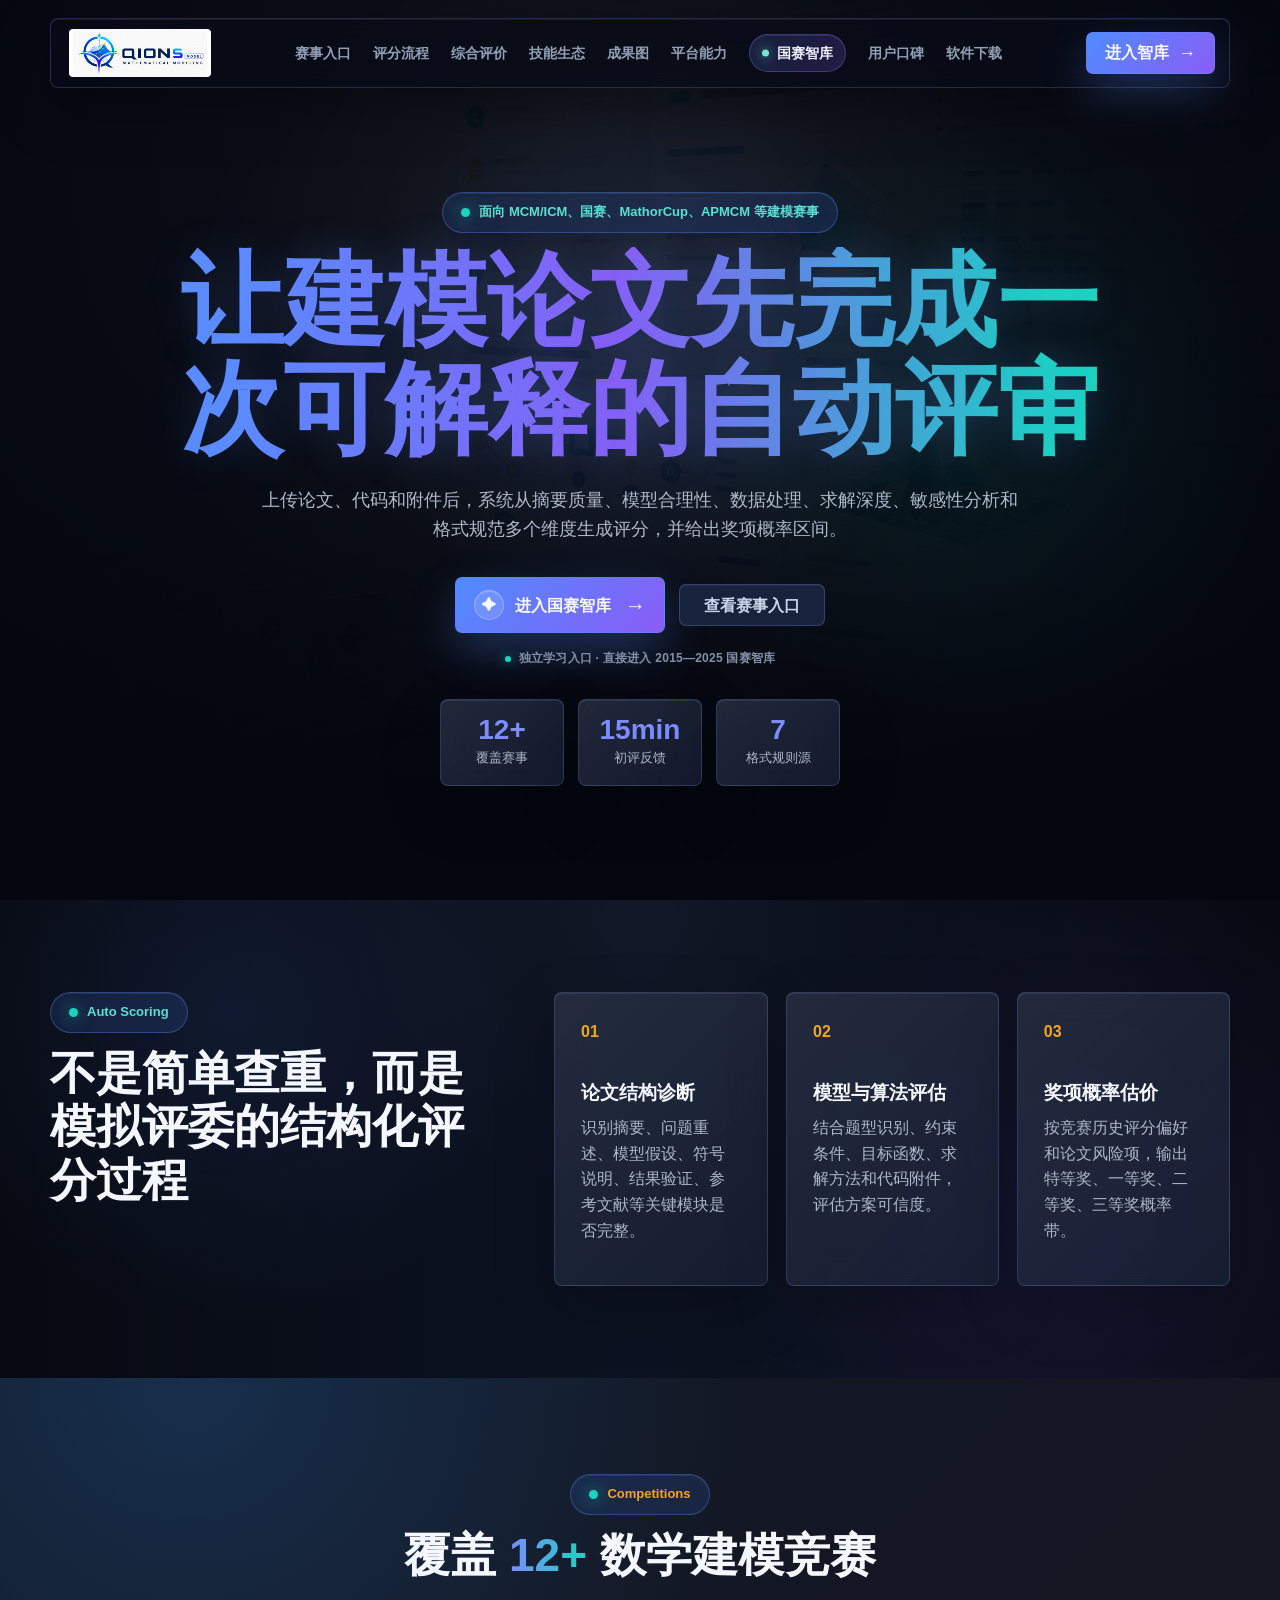
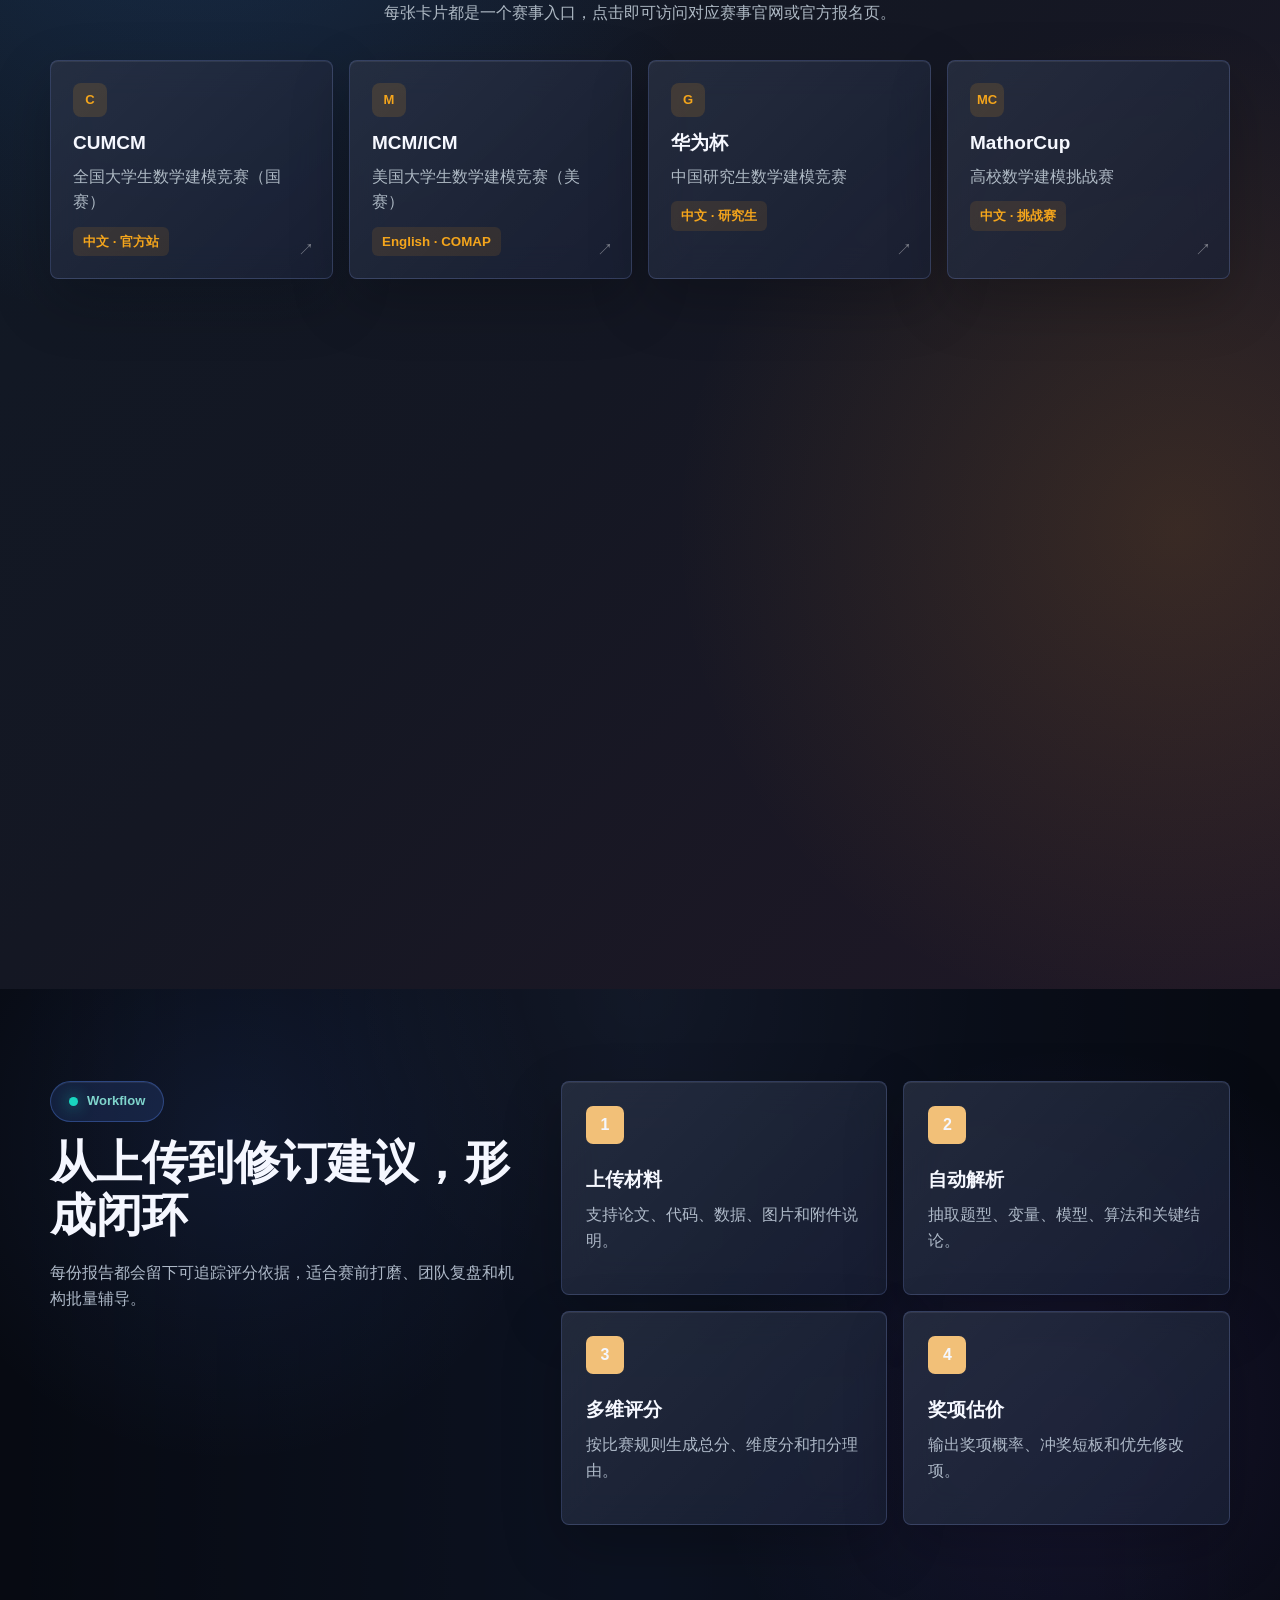
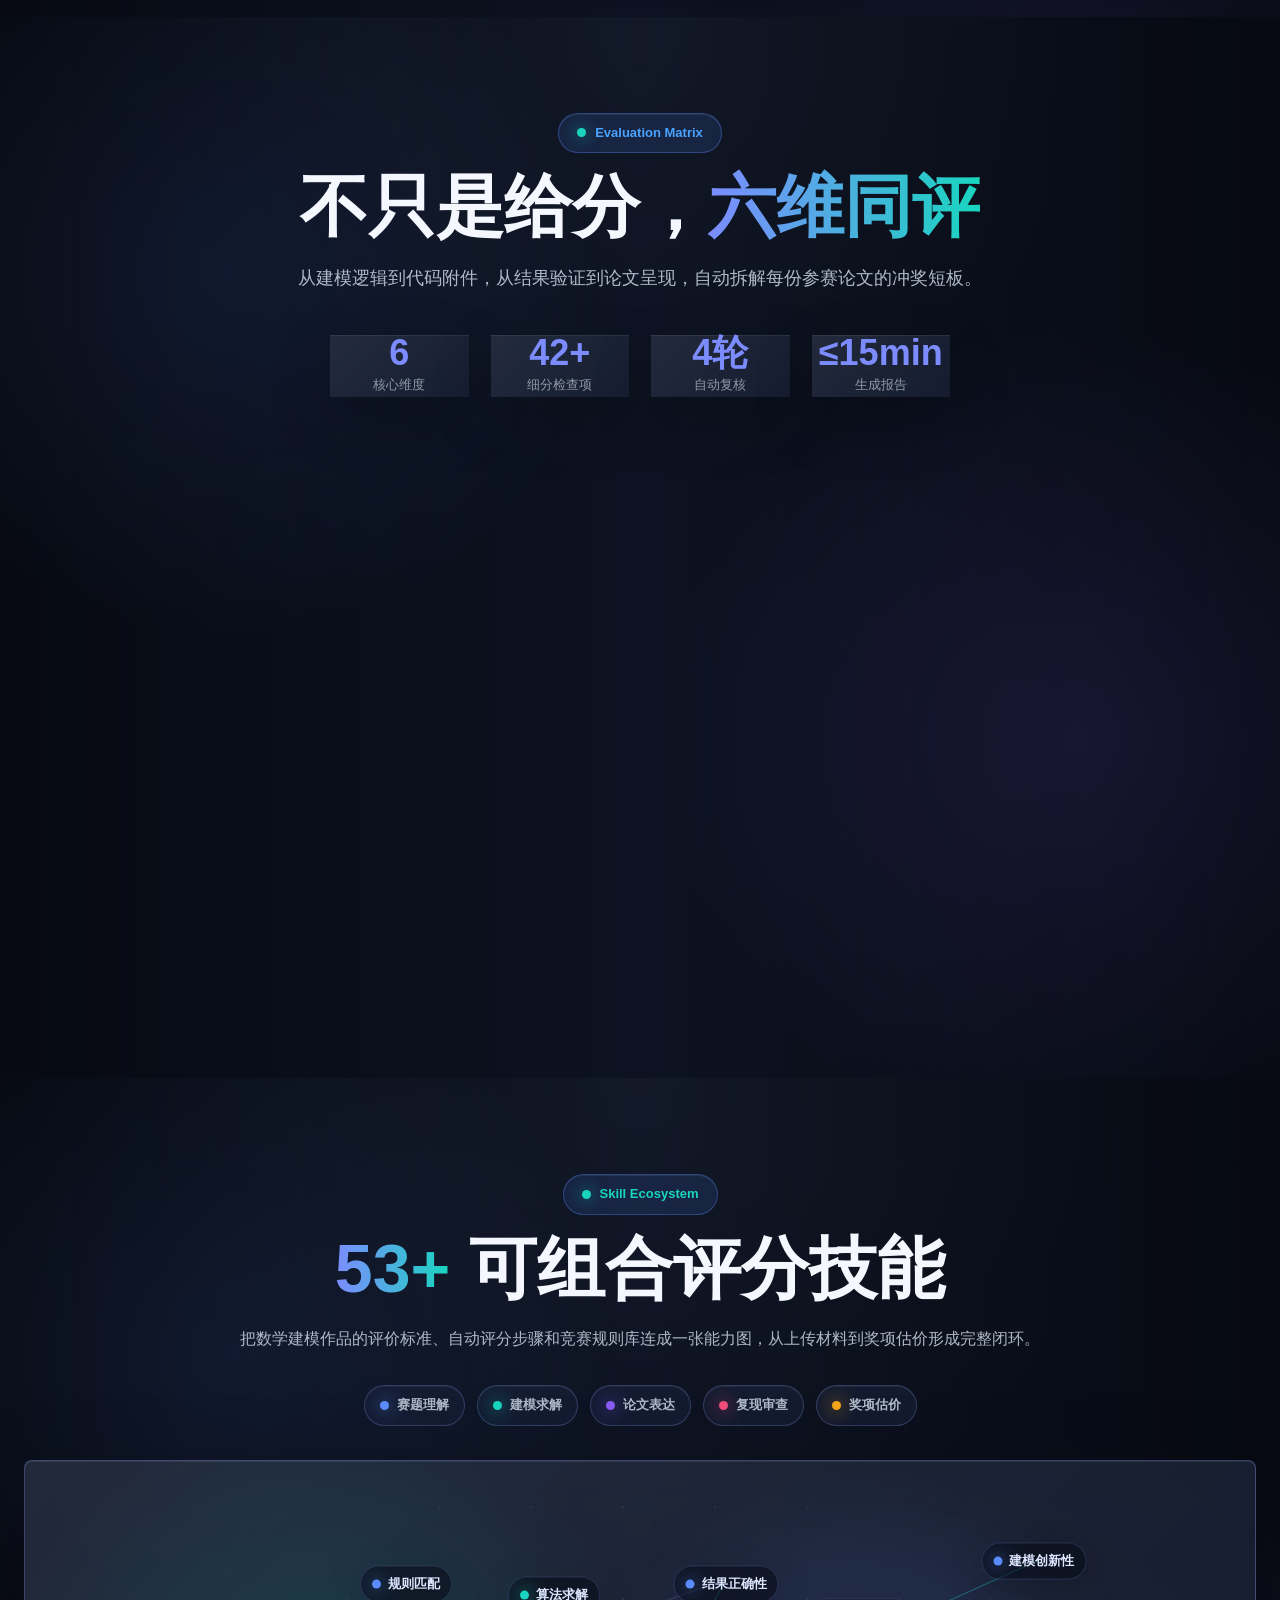
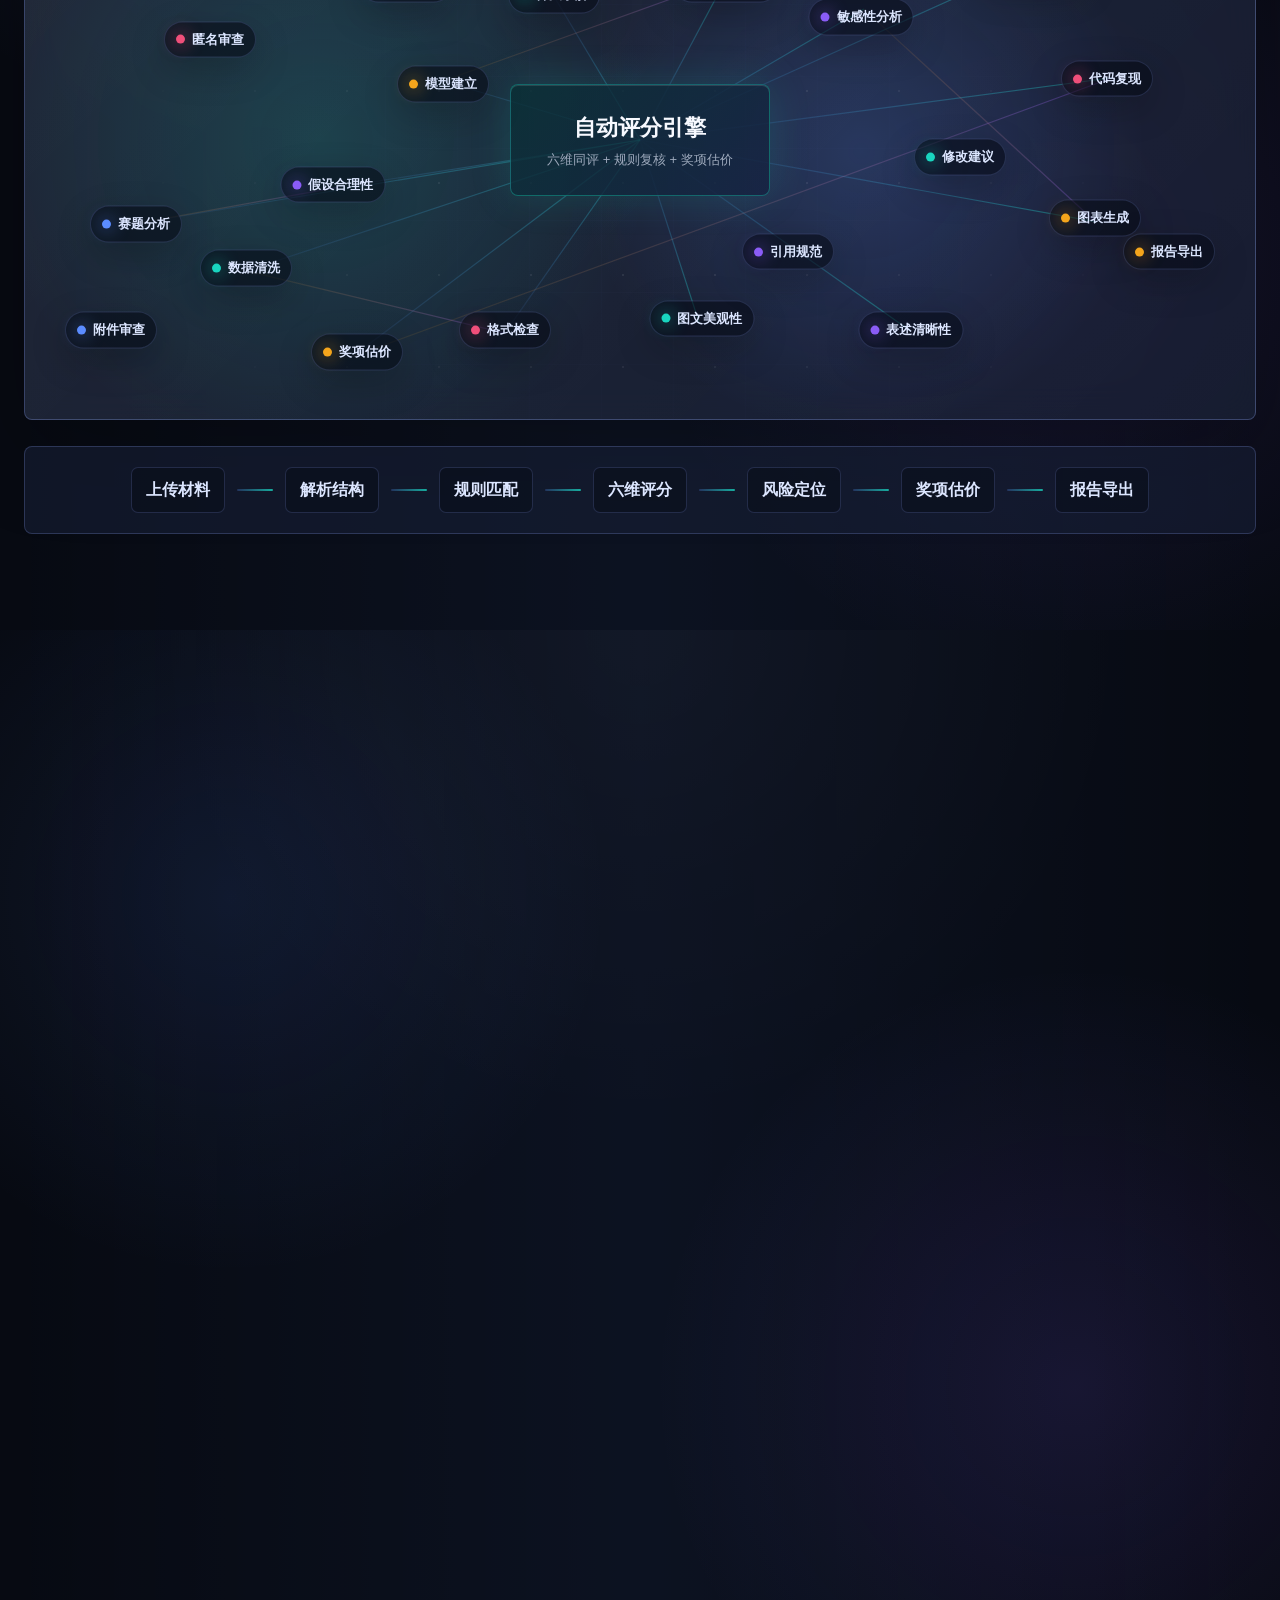
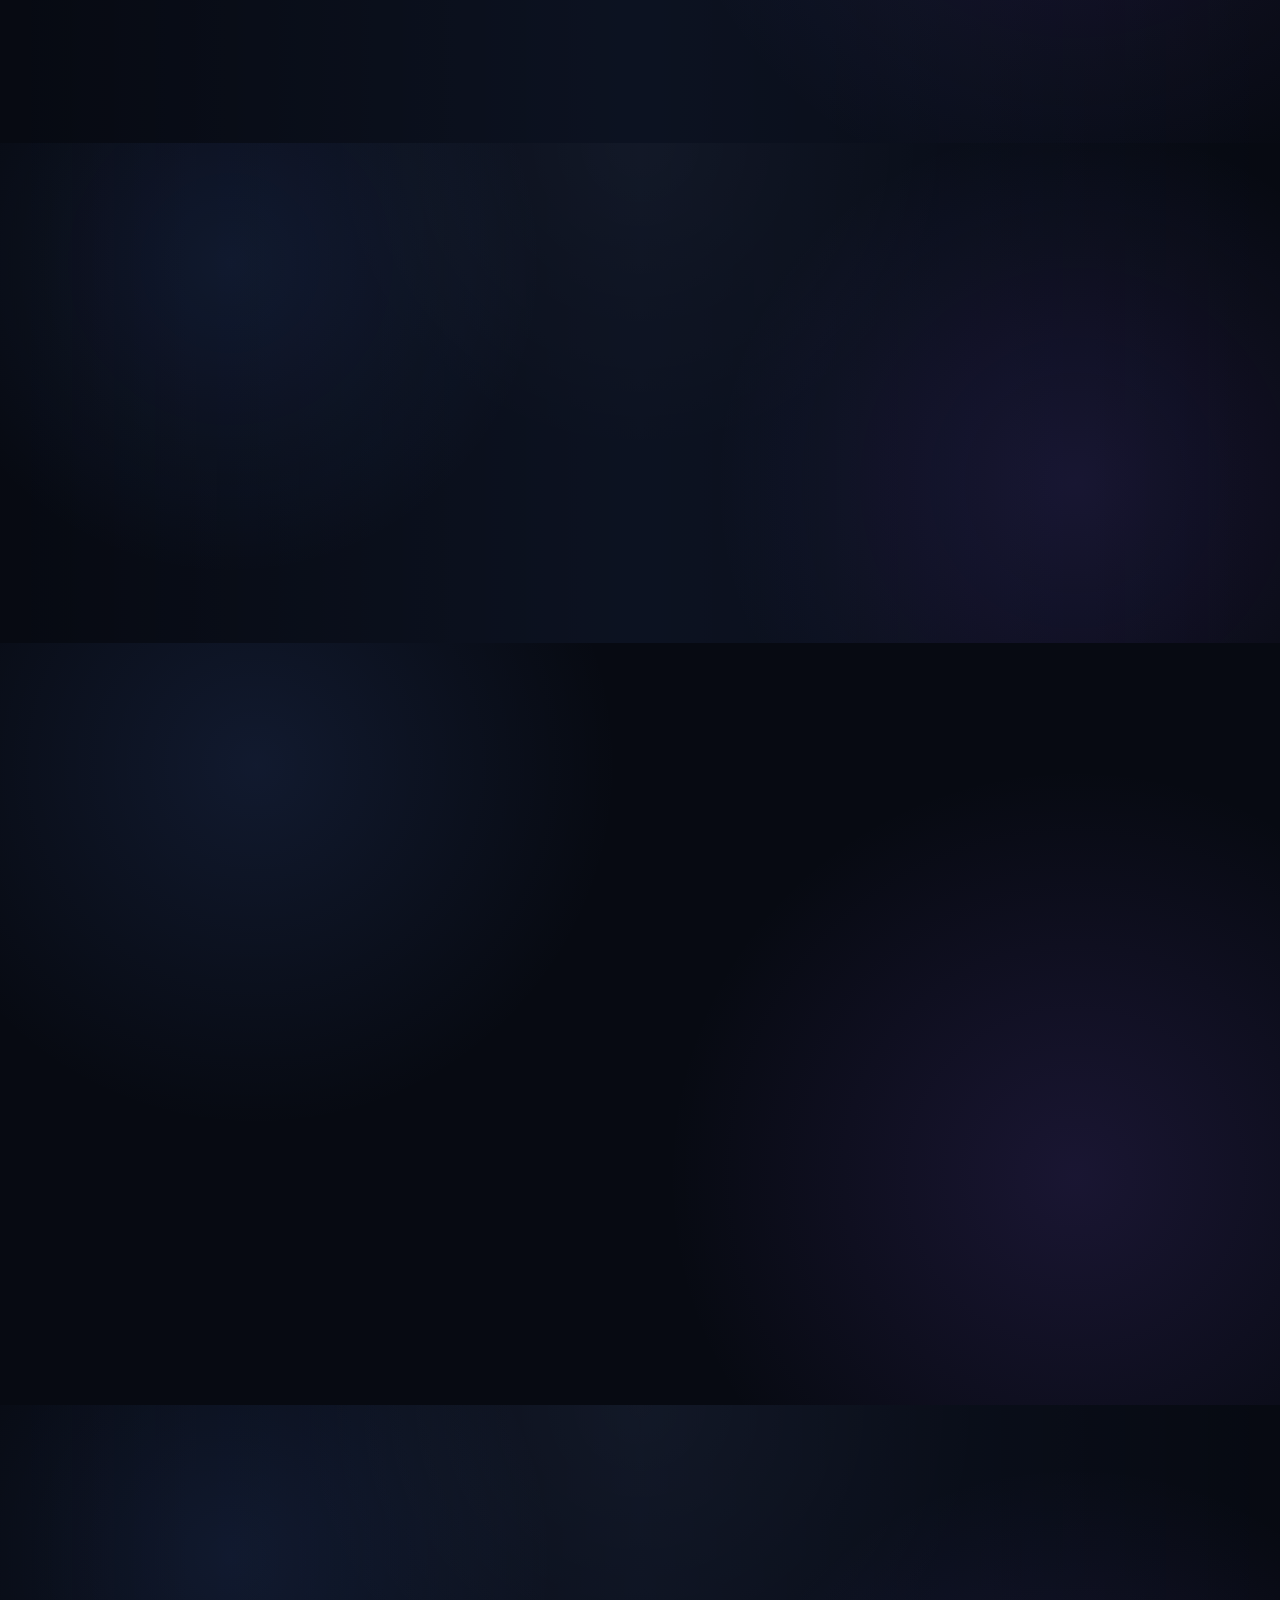
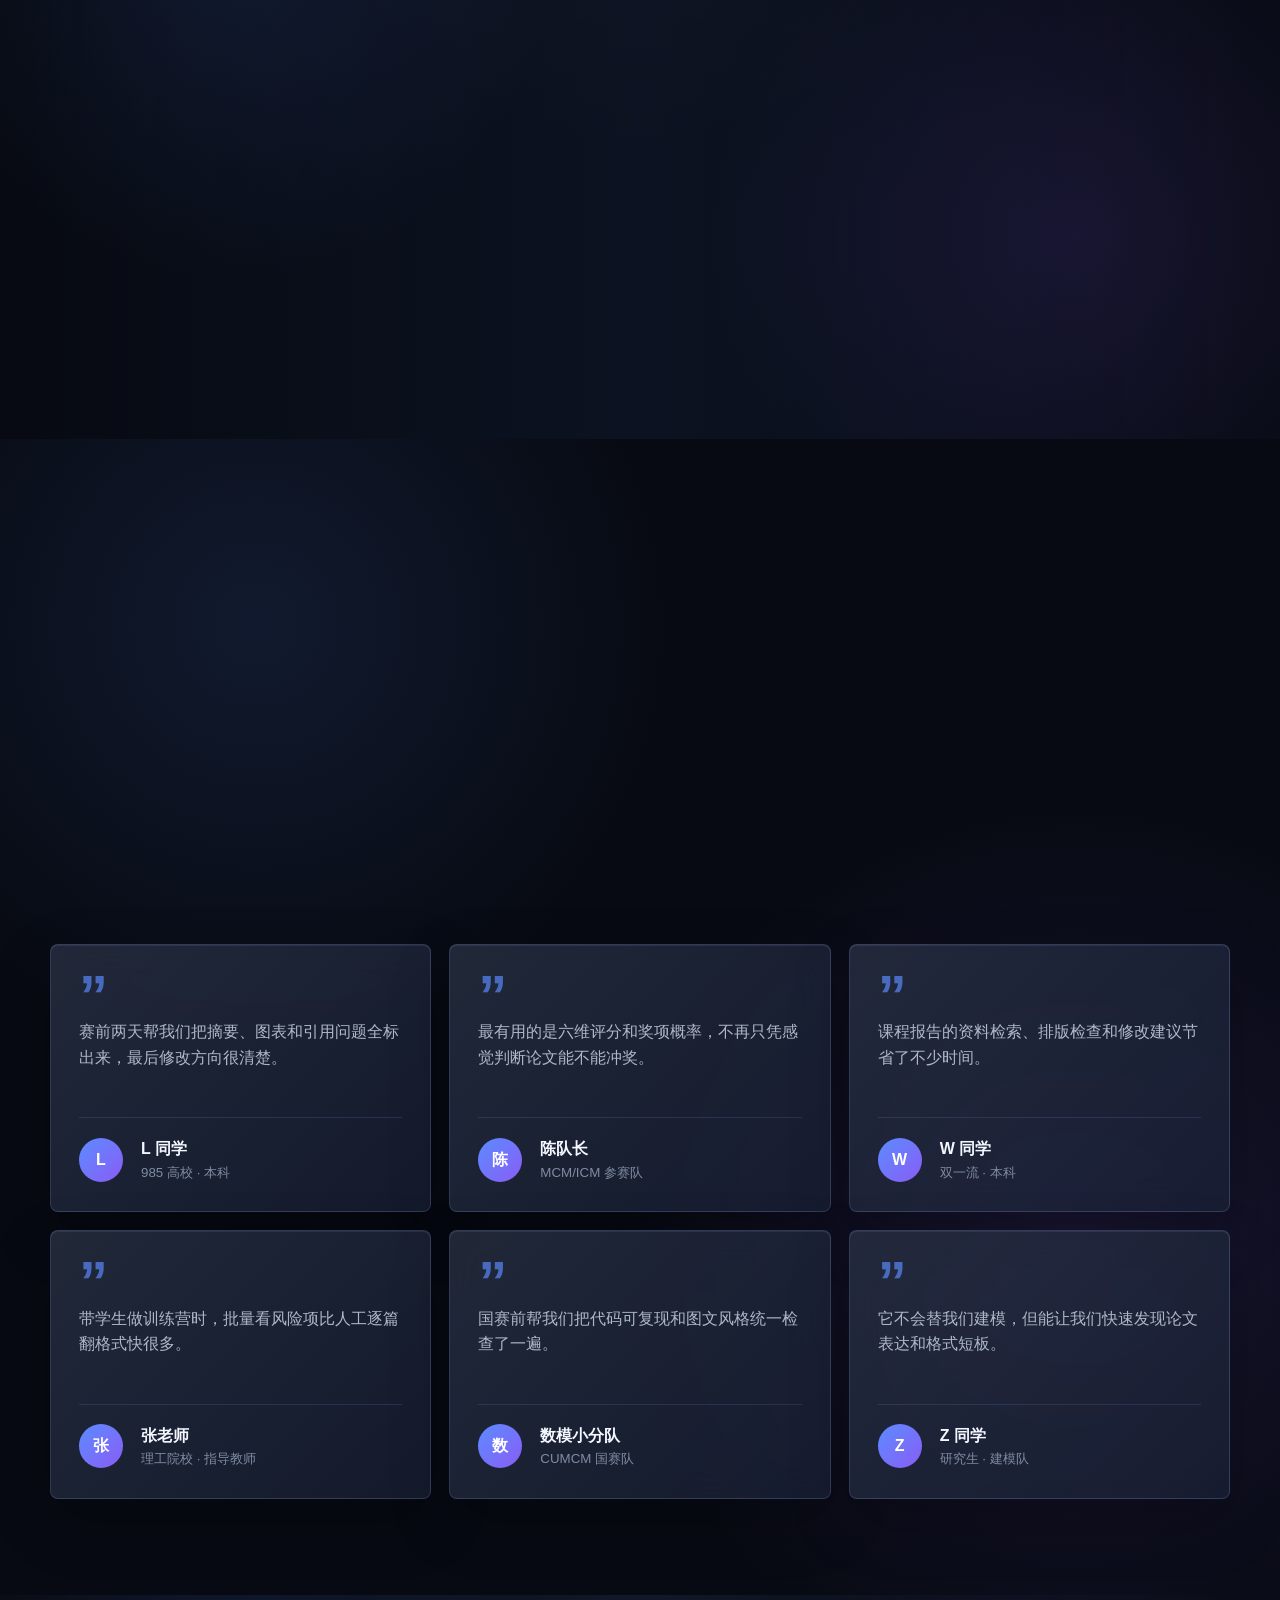
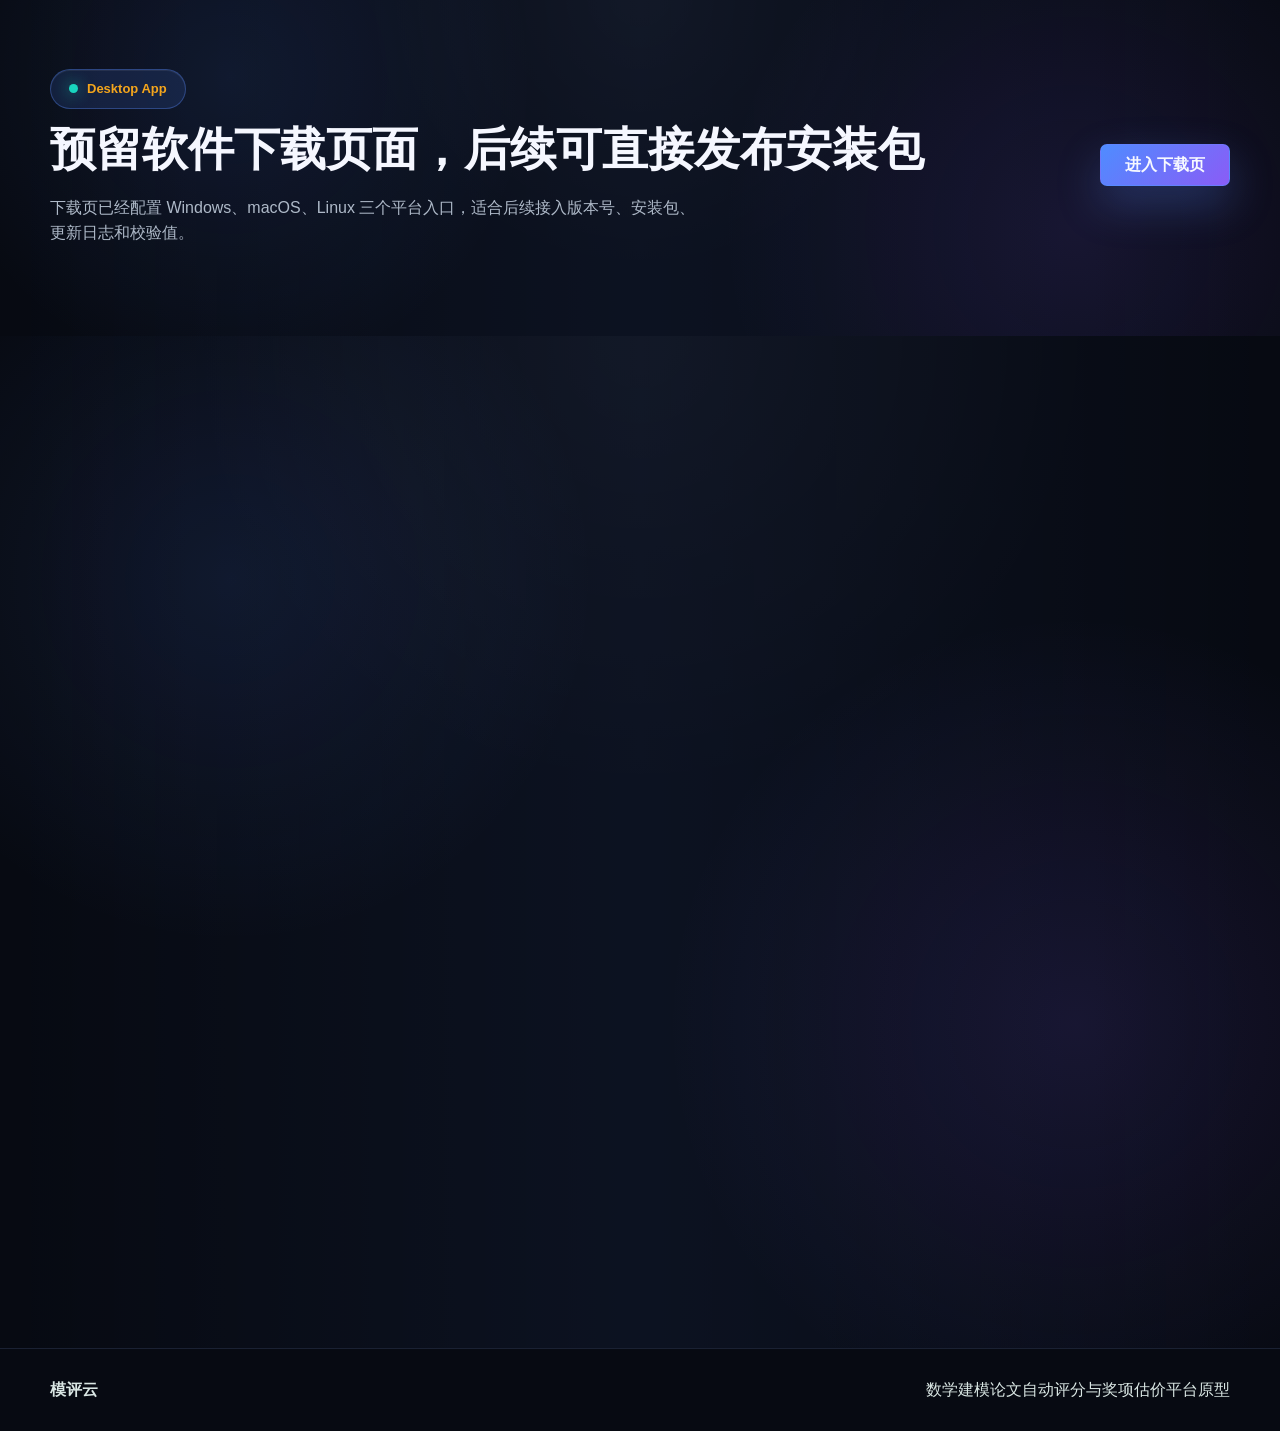
<file: index.html>
<!doctype html>
<html lang="zh-CN">
  <head>
    <meta charset="UTF-8" />
    <meta name="viewport" content="width=device-width, initial-scale=1.0" />
    <title>模评云 | 数学建模全自动评分</title>
    <link rel="icon" href="assets/qions-model-logo.png" type="image/png" />
    <link rel="stylesheet" href="styles.css?v=qions2" />
  </head>
  <body>
    <header class="site-header">
      <a class="brand" href="#top" aria-label="模评云首页">
        <span class="brand-mark" aria-hidden="true">
          <img src="assets/qions-model-logo.png" alt="" />
        </span>
        <span>模评云</span>
      </a>
      <nav class="nav" aria-label="主导航">
        <a href="#competitions">赛事入口</a>
        <a href="#workflow">评分流程</a>
        <a href="#evaluation">综合评价</a>
        <a href="#ecosystem">技能生态</a>
        <a href="#reference">成果图</a>
        <a href="#platform">平台能力</a>
        <a class="nav-knowledge-link" href="knowledge.html#home">国赛智库</a>
        <a href="#trust">用户口碑</a>
        <a href="download.html">软件下载</a>
      </nav>
      <a class="header-action" href="knowledge.html#home">进入智库 <span aria-hidden="true">→</span></a>
    </header>

    <main id="top">
      <section class="hero">
        <div class="hero-bg" aria-hidden="true">
          <img src="assets/hero-dashboard.png" alt="" />
        </div>
        <div class="hero-content">
          <p class="eyebrow">面向 MCM/ICM、国赛、MathorCup、APMCM 等建模赛事</p>
          <h1>让建模论文先完成一次可解释的自动评审</h1>
          <p class="hero-copy">
            上传论文、代码和附件后，系统从摘要质量、模型合理性、数据处理、求解深度、敏感性分析和格式规范多个维度生成评分，并给出奖项概率区间。
          </p>
          <div class="hero-actions">
            <a class="primary-button knowledge-entry-button" href="knowledge.html#home" aria-label="直接进入国赛智库">
              <span class="knowledge-entry-icon" aria-hidden="true">✦</span>
              <span>进入国赛智库</span>
              <span class="knowledge-entry-arrow" aria-hidden="true">→</span>
            </a>
            <a class="secondary-button" href="#competitions">查看赛事入口</a>
          </div>
          <p class="knowledge-entry-note"><span aria-hidden="true"></span> 独立学习入口 · 直接进入 2015—2025 国赛智库</p>
          <div class="hero-metrics" aria-label="平台核心指标">
            <div>
              <strong>12+</strong>
              <span>覆盖赛事</span>
            </div>
            <div>
              <strong>15min</strong>
              <span>初评反馈</span>
            </div>
            <div>
              <strong>7</strong>
              <span>格式规则源</span>
            </div>
          </div>
        </div>
      </section>

      <section class="section intro-band" aria-label="核心价值">
        <div class="intro-text">
          <span class="section-kicker">Auto Scoring</span>
          <h2>不是简单查重，而是模拟评委的结构化评分过程</h2>
        </div>
        <div class="intro-grid">
          <article>
            <span class="mini-icon">01</span>
            <h3>论文结构诊断</h3>
            <p>识别摘要、问题重述、模型假设、符号说明、结果验证、参考文献等关键模块是否完整。</p>
          </article>
          <article>
            <span class="mini-icon">02</span>
            <h3>模型与算法评估</h3>
            <p>结合题型识别、约束条件、目标函数、求解方法和代码附件，评估方案可信度。</p>
          </article>
          <article>
            <span class="mini-icon">03</span>
            <h3>奖项概率估价</h3>
            <p>按竞赛历史评分偏好和论文风险项，输出特等奖、一等奖、二等奖、三等奖概率带。</p>
          </article>
        </div>
      </section>

      <section class="competition-hub" id="competitions">
        <div class="section-heading">
          <span class="section-kicker">Competitions</span>
          <h2>覆盖 <mark>12+</mark> 数学建模竞赛</h2>
          <p>每张卡片都是一个赛事入口，点击即可访问对应赛事官网或官方报名页。</p>
        </div>
        <div class="competition-grid">
          <a class="competition-card" href="https://www.mcm.edu.cn/index.moma" target="_blank" rel="noreferrer">
            <span class="card-symbol">C</span>
            <h3>CUMCM</h3>
            <p>全国大学生数学建模竞赛（国赛）</p>
            <small>中文 · 官方站</small>
          </a>
          <a class="competition-card" href="https://www.comap.com/contests/mcm-icm" target="_blank" rel="noreferrer">
            <span class="card-symbol">M</span>
            <h3>MCM/ICM</h3>
            <p>美国大学生数学建模竞赛（美赛）</p>
            <small>English · COMAP</small>
          </a>
          <a class="competition-card" href="http://gmcm.seu.edu.cn/" target="_blank" rel="noreferrer">
            <span class="card-symbol">G</span>
            <h3>华为杯</h3>
            <p>中国研究生数学建模竞赛</p>
            <small>中文 · 研究生</small>
          </a>
          <a class="competition-card" href="http://www.mathorcup.org/" target="_blank" rel="noreferrer">
            <span class="card-symbol">MC</span>
            <h3>MathorCup</h3>
            <p>高校数学建模挑战赛</p>
            <small>中文 · 挑战赛</small>
          </a>
          <a class="competition-card" href="https://apmcm.org/" target="_blank" rel="noreferrer">
            <span class="card-symbol">A</span>
            <h3>APMCM</h3>
            <p>亚太地区大学生数学建模竞赛</p>
            <small>中英 · 亚太赛</small>
          </a>
          <a class="competition-card" href="https://tjjmds.ai-learning.net/" target="_blank" rel="noreferrer">
            <span class="card-symbol">S</span>
            <h3>统计建模</h3>
            <p>全国大学生统计建模大赛</p>
            <small>中文 · 数据分析</small>
          </a>
          <a class="competition-card highlighted" href="https://www.tipdmcup.cn/tdbtzsjs.jhtml" target="_blank" rel="noreferrer">
            <span class="card-symbol">T</span>
            <h3>泰迪杯</h3>
            <p>数据挖掘挑战赛</p>
            <small>中文 · 数据挖掘</small>
          </a>
          <a class="competition-card" href="https://www.tzmcm.cn/" target="_blank" rel="noreferrer">
            <span class="card-symbol">R</span>
            <h3>认证杯</h3>
            <p>数学中国数学建模网络挑战赛</p>
            <small>中文 · 网络赛</small>
          </a>
          <a class="competition-card" href="https://51mcm.cumt.edu.cn/" target="_blank" rel="noreferrer">
            <span class="card-symbol">51</span>
            <h3>五一杯</h3>
            <p>五一数学建模竞赛</p>
            <small>中文 · 联赛</small>
          </a>
          <a class="competition-card" href="https://www.nmmcm.org.cn/" target="_blank" rel="noreferrer">
            <span class="card-symbol">N</span>
            <h3>数维杯</h3>
            <p>全国大学生数学建模挑战赛</p>
            <small>中文 · 挑战赛</small>
          </a>
          <a class="competition-card" href="https://m.saikr.com/mcmicm2026" target="_blank" rel="noreferrer">
            <span class="card-symbol">H</span>
            <h3>华数杯</h3>
            <p>国际大学生数学建模竞赛</p>
            <small>中英 · 赛氪页</small>
          </a>
          <a class="competition-card" href="https://www.cycmcm.com/" target="_blank" rel="noreferrer">
            <span class="card-symbol">Y</span>
            <h3>中青杯</h3>
            <p>全国大学生数学建模竞赛</p>
            <small>中文 · 青年赛</small>
          </a>
        </div>
        <div class="pipeline-strip" aria-label="竞赛评分流程">
          <span>COMPETITION PIPELINE</span>
          <div>
            <b>赛题分析</b>
            <i></i>
            <b>数学建模</b>
            <i></i>
            <b>编程求解</b>
            <i></i>
            <b>结果可视化</b>
            <i></i>
            <b>论文撰写</b>
            <i></i>
            <b>格式编译</b>
          </div>
        </div>
      </section>

      <section class="workflow" id="workflow">
        <div class="workflow-inner">
          <div class="section-heading left">
            <span class="section-kicker">Workflow</span>
            <h2>从上传到修订建议，形成闭环</h2>
            <p>每份报告都会留下可追踪评分依据，适合赛前打磨、团队复盘和机构批量辅导。</p>
          </div>
          <div class="steps">
            <article>
              <span>1</span>
              <h3>上传材料</h3>
              <p>支持论文、代码、数据、图片和附件说明。</p>
            </article>
            <article>
              <span>2</span>
              <h3>自动解析</h3>
              <p>抽取题型、变量、模型、算法和关键结论。</p>
            </article>
            <article>
              <span>3</span>
              <h3>多维评分</h3>
              <p>按比赛规则生成总分、维度分和扣分理由。</p>
            </article>
            <article>
              <span>4</span>
              <h3>奖项估价</h3>
              <p>输出奖项概率、冲奖短板和优先修改项。</p>
            </article>
          </div>
        </div>
      </section>

      <section class="evaluation-lab" id="evaluation">
        <div class="evaluation-head">
          <span class="section-kicker">Evaluation Matrix</span>
          <h2>不只是给分，<mark>六维同评</mark></h2>
          <p>从建模逻辑到代码附件，从结果验证到论文呈现，自动拆解每份参赛论文的冲奖短板。</p>
          <div class="evaluation-stats" aria-label="综合评价指标">
            <div>
              <strong>6</strong>
              <span>核心维度</span>
            </div>
            <div>
              <strong>42+</strong>
              <span>细分检查项</span>
            </div>
            <div>
              <strong>4轮</strong>
              <span>自动复核</span>
            </div>
            <div>
              <strong>≤15min</strong>
              <span>生成报告</span>
            </div>
          </div>
        </div>
        <div class="evaluation-grid">
          <article class="evaluation-card">
            <span class="eval-icon blue">H</span>
            <small>Model Logic</small>
            <h3>假设合理性</h3>
            <p>检查假设是否贴合题意、数据边界和现实约束，定位过强假设与缺失条件。</p>
          </article>
          <article class="evaluation-card featured">
            <span class="eval-icon amber">I</span>
            <small>Originality</small>
            <h3>建模创新性</h3>
            <p>评估模型结构、算法组合和指标体系是否具备差异化，而不是套用模板。</p>
          </article>
          <article class="evaluation-card">
            <span class="eval-icon green">R</span>
            <small>Validation</small>
            <h3>结果正确性</h3>
            <p>核对计算结果、误差分析、敏感性验证和结论支撑，识别关键数值风险。</p>
          </article>
          <article class="evaluation-card">
            <span class="eval-icon violet">E</span>
            <small>Expression</small>
            <h3>表述清晰性</h3>
            <p>分析摘要、章节衔接、符号说明和结论表达，让评委快速理解核心贡献。</p>
          </article>
          <article class="evaluation-card">
            <span class="eval-icon rose">C</span>
            <small>Reproducibility</small>
            <h3>代码可复现性</h3>
            <p>检查代码、数据、运行命令和附件说明是否足以复现实验与图表结果。</p>
          </article>
          <article class="evaluation-card">
            <span class="eval-icon cyan">V</span>
            <small>Visual Quality</small>
            <h3>图文美观性</h3>
            <p>评估图表可读性、排版一致性、标注完整度和页面观感，减少展示型失分。</p>
          </article>
        </div>
      </section>

      <section class="skill-ecosystem" id="ecosystem">
        <div class="section-heading">
          <span class="section-kicker">Skill Ecosystem</span>
          <h2><mark>53+</mark> 可组合评分技能</h2>
          <p>把数学建模作品的评价标准、自动评分步骤和竞赛规则库连成一张能力图，从上传材料到奖项估价形成完整闭环。</p>
        </div>
        <div class="ecosystem-chips" aria-label="技能类别">
          <span><i class="blue"></i>赛题理解</span>
          <span><i class="teal"></i>建模求解</span>
          <span><i class="violet"></i>论文表达</span>
          <span><i class="rose"></i>复现审查</span>
          <span><i class="amber"></i>奖项估价</span>
        </div>
        <div class="ecosystem-map" aria-label="数学建模全自动评分技能生态图">
          <svg class="ecosystem-lines" viewBox="0 0 1000 520" preserveAspectRatio="none" aria-hidden="true">
            <defs>
              <linearGradient id="ecoLineBlue" x1="0" x2="1">
                <stop offset="0" stop-color="#5b8cff" stop-opacity="0.06" />
                <stop offset="1" stop-color="#19d5bf" stop-opacity="0.42" />
              </linearGradient>
              <linearGradient id="ecoLineAmber" x1="0" x2="1">
                <stop offset="0" stop-color="#f4a51c" stop-opacity="0.08" />
                <stop offset="1" stop-color="#8a5cf6" stop-opacity="0.34" />
              </linearGradient>
            </defs>
            <line x1="500" y1="260" x2="90" y2="338" />
            <line x1="500" y1="260" x2="180" y2="382" />
            <line x1="500" y1="260" x2="255" y2="304" />
            <line x1="500" y1="260" x2="340" y2="205" />
            <line x1="500" y1="260" x2="430" y2="126" />
            <line x1="500" y1="260" x2="570" y2="110" />
            <line x1="500" y1="260" x2="682" y2="138" />
            <line x1="500" y1="260" x2="825" y2="92" />
            <line x1="500" y1="260" x2="884" y2="202" />
            <line x1="500" y1="260" x2="870" y2="336" />
            <line x1="500" y1="260" x2="720" y2="438" />
            <line x1="500" y1="260" x2="548" y2="430" />
            <line x1="500" y1="260" x2="390" y2="440" />
            <line x1="500" y1="260" x2="266" y2="462" />
            <line x1="90" y1="338" x2="255" y2="304" class="warm" />
            <line x1="180" y1="382" x2="390" y2="440" class="warm" />
            <line x1="340" y1="205" x2="570" y2="110" class="warm" />
            <line x1="682" y1="138" x2="870" y2="336" class="warm" />
            <line x1="266" y1="462" x2="884" y2="202" class="warm" />
          </svg>
          <div class="eco-core">
            <strong>自动评分引擎</strong>
            <span>六维同评 + 规则复核 + 奖项估价</span>
          </div>
          <span class="eco-node blue" style="--x: 9%; --y: 65%; --d: 0s">赛题分析</span>
          <span class="eco-node teal" style="--x: 18%; --y: 73%; --d: .4s">数据清洗</span>
          <span class="eco-node violet" style="--x: 25%; --y: 58%; --d: .8s">假设合理性</span>
          <span class="eco-node amber" style="--x: 34%; --y: 40%; --d: .2s">模型建立</span>
          <span class="eco-node teal" style="--x: 43%; --y: 24%; --d: .7s">算法求解</span>
          <span class="eco-node blue" style="--x: 57%; --y: 22%; --d: 1s">结果正确性</span>
          <span class="eco-node violet" style="--x: 68%; --y: 28%; --d: .3s">敏感性分析</span>
          <span class="eco-node blue" style="--x: 82%; --y: 18%; --d: .9s">建模创新性</span>
          <span class="eco-node rose" style="--x: 88%; --y: 39%; --d: .5s">代码复现</span>
          <span class="eco-node amber" style="--x: 87%; --y: 64%; --d: .1s">图表生成</span>
          <span class="eco-node violet" style="--x: 72%; --y: 84%; --d: .6s">表述清晰性</span>
          <span class="eco-node teal" style="--x: 55%; --y: 82%; --d: 1.1s">图文美观性</span>
          <span class="eco-node rose" style="--x: 39%; --y: 84%; --d: .2s">格式检查</span>
          <span class="eco-node amber" style="--x: 27%; --y: 88%; --d: .8s">奖项估价</span>
          <span class="eco-node rose" style="--x: 15%; --y: 32%; --d: .3s">匿名审查</span>
          <span class="eco-node blue" style="--x: 31%; --y: 22%; --d: .9s">规则匹配</span>
          <span class="eco-node violet" style="--x: 62%; --y: 70%; --d: .4s">引用规范</span>
          <span class="eco-node teal" style="--x: 76%; --y: 53%; --d: .7s">修改建议</span>
          <span class="eco-node amber" style="--x: 93%; --y: 70%; --d: 1.2s">报告导出</span>
          <span class="eco-node blue" style="--x: 7%; --y: 84%; --d: .5s">附件审查</span>
        </div>
        <div class="ecosystem-flow" aria-label="全自动评分步骤">
          <span>上传材料</span>
          <i></i>
          <span>解析结构</span>
          <i></i>
          <span>规则匹配</span>
          <i></i>
          <span>六维评分</span>
          <i></i>
          <span>风险定位</span>
          <i></i>
          <span>奖项估价</span>
          <i></i>
          <span>报告导出</span>
        </div>
      </section>

      <section class="reference-showcase" id="reference">
        <div class="paper-intro">
          <span class="section-kicker">Reference Result</span>
          <h2>基于 MathorCup 参考文档的成果图</h2>
          <p>
            参考文档给出了 MathorCup 论文与电子档提交规范，系统可把这些规则转成可检查的格式评分项，并在报告中标记扣分风险。
          </p>
          <div class="paper-meta">
            <span>来源：Mathorcup.2026.B</span>
            <span>页数：29 页 / 展示前 6 页</span>
            <span>类型：论文格式与提交规范</span>
          </div>
          <a class="primary-button" href="assets/reference-paper.pdf" download>下载参考 PDF</a>
        </div>
        <div class="paper-stage" aria-label="参考文成果图">
          <button class="stage-arrow stage-prev" type="button" aria-label="上一页">‹</button>
          <figure class="paper-frame" aria-live="polite">
            <img
              id="paper-preview"
              src="assets/reference-paper-page-1.png"
              alt="MathorCup 2026 B 参考例文第 1 页预览"
              data-page="1"
            />
            <figcaption class="paper-page-label" id="paper-page-label">1 / 6</figcaption>
          </figure>
          <button class="stage-arrow stage-next" type="button" aria-label="下一页">›</button>
          <div class="paper-dots" aria-label="PDF 页码导航">
            <button class="active" type="button" aria-label="第 1 页" data-page="0"></button>
            <button type="button" aria-label="第 2 页" data-page="1"></button>
            <button type="button" aria-label="第 3 页" data-page="2"></button>
            <button type="button" aria-label="第 4 页" data-page="3"></button>
            <button type="button" aria-label="第 5 页" data-page="4"></button>
            <button type="button" aria-label="第 6 页" data-page="5"></button>
          </div>
        </div>
        <div class="reference-rules">
          <article>
            <strong>题号一致</strong>
            <p>报名系统选择的题号必须与论文内容一致，否则取消评奖资格。</p>
          </article>
          <article>
            <strong>首页结构</strong>
            <p>论文题目、摘要、关键词放在第一页，第二页为目录，正文起连续页码。</p>
          </article>
          <article>
            <strong>匿名检查</strong>
            <p>论文不能出现答题人身份、学校等个人信息，避免评审违规。</p>
          </article>
          <article>
            <strong>引用规范</strong>
            <p>正文引用处用方括号编号，如 [1][3]，参考文献按引用次序列出。</p>
          </article>
          <article>
            <strong>附录材料</strong>
            <p>附录应提供实际使用的软件名称、命令和全部源程序。</p>
          </article>
          <article>
            <strong>文件命名</strong>
            <p>论文 PDF、承诺书、支撑材料和计算结果需按题号与队号命名。</p>
          </article>
        </div>
      </section>

      <section class="section estimate" id="estimate">
        <div class="estimate-copy">
          <span class="section-kicker">Award Forecast</span>
          <h2>用评分区间判断是否值得继续冲奖</h2>
          <p>拖动预估总分，查看系统如何把综合分映射为奖项概率。实际产品会结合比赛、赛题难度、论文风险项和队伍画像动态计算。</p>
          <label class="score-slider">
            <span>模拟总分 <strong id="score-value">83</strong></span>
            <input id="score-input" type="range" min="40" max="100" value="83" />
          </label>
        </div>
        <div class="award-board" aria-live="polite">
          <div class="award-row">
            <span>特等奖</span>
            <div class="bar"><i id="bar-grand"></i></div>
            <strong id="grand-value">8%</strong>
          </div>
          <div class="award-row">
            <span>一等奖</span>
            <div class="bar"><i id="bar-first"></i></div>
            <strong id="first-value">31%</strong>
          </div>
          <div class="award-row">
            <span>二等奖</span>
            <div class="bar"><i id="bar-second"></i></div>
            <strong id="second-value">44%</strong>
          </div>
          <div class="award-row">
            <span>三等奖</span>
            <div class="bar"><i id="bar-third"></i></div>
            <strong id="third-value">17%</strong>
          </div>
        </div>
      </section>

      <section class="report-demo" id="report">
        <div class="section-heading">
          <span class="section-kicker">Report Preview</span>
          <h2>一份报告，直接告诉你先改哪里</h2>
          <p>系统输出不只是一句“分数偏低”，而是把总分、奖项概率、扣分依据和修改优先级合在一张可复盘报告里。</p>
        </div>
        <div class="report-layout">
          <div class="report-score-panel">
            <span>模拟评分报告</span>
            <strong>83.5</strong>
            <p>综合评级：冲击一等奖区间</p>
            <div class="report-probability">
              <b>一等奖概率</b>
              <i><span style="width: 31%"></span></i>
              <em>31%</em>
            </div>
            <div class="report-probability">
              <b>二等奖概率</b>
              <i><span style="width: 44%"></span></i>
              <em>44%</em>
            </div>
          </div>
          <div class="report-radar" aria-label="六维评分雷达图">
            <div class="radar-shape"></div>
            <ul>
              <li style="--x: 50%; --y: 0%">假设 86</li>
              <li style="--x: 94%; --y: 24%">创新 79</li>
              <li style="--x: 86%; --y: 78%">结果 88</li>
              <li style="--x: 16%; --y: 78%">表述 82</li>
              <li style="--x: 6%; --y: 24%">代码 76</li>
            </ul>
          </div>
          <div class="report-actions">
            <h3>优先修改建议</h3>
            <article>
              <span>高</span>
              <p>补充敏感性分析与误差解释，避免结果正确但论证不足。</p>
            </article>
            <article>
              <span>中</span>
              <p>完善代码运行命令、数据路径和图表生成说明，提高可复现性。</p>
            </article>
            <article>
              <span>中</span>
              <p>把摘要结论前置，明确回答四个问题的核心数值结果。</p>
            </article>
          </div>
        </div>
      </section>

      <section class="platform" id="platform">
        <div class="platform-copy">
          <span class="section-kicker">Console</span>
          <h2>给选手、指导老师和机构都能用的评分后台</h2>
          <p>页面模拟了批量评阅看板，突出进度、风险、维度分和修订建议，而不是只给一个孤立总分。</p>
        </div>
        <div class="dashboard-preview" aria-label="评分后台预览">
          <div class="preview-top">
            <span>批量评阅</span>
            <strong>128 份报告</strong>
          </div>
          <div class="preview-grid">
            <div class="score-card">
              <span>平均分</span>
              <strong>78.6</strong>
            </div>
            <div class="score-card accent">
              <span>冲奖论文</span>
              <strong>24</strong>
            </div>
            <div class="score-card">
              <span>高风险项</span>
              <strong>39</strong>
            </div>
          </div>
          <div class="risk-list">
            <p><span></span>模型假设缺少边界说明</p>
            <p><span></span>敏感性分析与结果讨论断层</p>
            <p><span></span>图表编号和正文引用不一致</p>
          </div>
        </div>
      </section>

      <section class="trust-wall" id="trust">
        <div class="section-heading">
          <span class="section-kicker">User Voice</span>
          <h2>被越来越多的<mark>竞赛人</mark>选择</h2>
          <p>从课程报告到建模竞赛，选手用它把更多时间留给模型、论证和复盘。</p>
        </div>
        <div class="trust-stats">
          <article>
            <strong>5000+</strong>
            <span>累计用户</span>
            <small>Active Users</small>
          </article>
          <article>
            <strong>75%</strong>
            <span>奖项估价准确率</span>
            <small>Award Forecast</small>
          </article>
          <article>
            <strong>12+</strong>
            <span>支持竞赛</span>
            <small>Competitions</small>
          </article>
        </div>
        <div class="testimonial-grid">
          <article class="testimonial-card">
            <b>”</b>
            <p>赛前两天帮我们把摘要、图表和引用问题全标出来，最后修改方向很清楚。</p>
            <div><span>L</span><strong>L 同学</strong><small>985 高校 · 本科</small></div>
          </article>
          <article class="testimonial-card">
            <b>”</b>
            <p>最有用的是六维评分和奖项概率，不再只凭感觉判断论文能不能冲奖。</p>
            <div><span>陈</span><strong>陈队长</strong><small>MCM/ICM 参赛队</small></div>
          </article>
          <article class="testimonial-card">
            <b>”</b>
            <p>课程报告的资料检索、排版检查和修改建议节省了不少时间。</p>
            <div><span>W</span><strong>W 同学</strong><small>双一流 · 本科</small></div>
          </article>
          <article class="testimonial-card">
            <b>”</b>
            <p>带学生做训练营时，批量看风险项比人工逐篇翻格式快很多。</p>
            <div><span>张</span><strong>张老师</strong><small>理工院校 · 指导教师</small></div>
          </article>
          <article class="testimonial-card">
            <b>”</b>
            <p>国赛前帮我们把代码可复现和图文风格统一检查了一遍。</p>
            <div><span>数</span><strong>数模小分队</strong><small>CUMCM 国赛队</small></div>
          </article>
          <article class="testimonial-card">
            <b>”</b>
            <p>它不会替我们建模，但能让我们快速发现论文表达和格式短板。</p>
            <div><span>Z</span><strong>Z 同学</strong><small>研究生 · 建模队</small></div>
          </article>
        </div>
      </section>

      <section class="download-cta" aria-label="软件下载">
        <div>
          <span class="section-kicker">Desktop App</span>
          <h2>预留软件下载页面，后续可直接发布安装包</h2>
          <p>下载页已经配置 Windows、macOS、Linux 三个平台入口，适合后续接入版本号、安装包、更新日志和校验值。</p>
        </div>
        <a class="primary-button" href="download.html">进入下载页</a>
      </section>

      <section class="upload" id="upload">
        <div class="upload-panel">
          <div>
            <span class="section-kicker">Start</span>
            <h2>上传一份论文，获得首轮评分报告</h2>
            <p>当前为网站端演示，不会真正上传文件。你可以先选择比赛、题号和附件类型，后续网站只保留介绍、下载和预约入口，软件本体独立开发。</p>
            <div class="contact-chip">联系邮箱：<a href="mailto:3981753393@qq.com">3981753393@qq.com</a></div>
          </div>
          <div class="upload-workbench">
            <div class="upload-options">
              <label>
                <span>竞赛类型</span>
                <select>
                  <option>MathorCup 2026</option>
                  <option>CUMCM 国赛</option>
                  <option>MCM/ICM 美赛</option>
                  <option>APMCM 亚太赛</option>
                </select>
              </label>
              <label>
                <span>题号</span>
                <select>
                  <option>B 题</option>
                  <option>A 题</option>
                  <option>C 题</option>
                  <option>D 题</option>
                </select>
              </label>
              <div class="upload-checks">
                <label><input type="checkbox" checked /> 包含代码附件</label>
                <label><input type="checkbox" checked /> 检查格式规范</label>
                <label><input type="checkbox" /> 生成指导老师版报告</label>
              </div>
            </div>
            <label class="drop-zone" for="paper-file">
              <input id="paper-file" type="file" accept=".pdf,.doc,.docx,.zip" />
              <span class="upload-icon">+</span>
              <strong id="file-name">选择或拖放论文文件</strong>
              <small>PDF / DOCX / ZIP</small>
            </label>
            <button class="primary-button fake-submit" type="button">生成评分报告</button>
          </div>
          <aside class="live-console" aria-label="实时评分数据与代码示例">
            <div class="console-top">
              <span></span>
              <span></span>
              <span></span>
              <strong>modelscore-agent</strong>
            </div>
            <div class="console-body">
              <p><em>$</em> modelscore run --contest MathorCup2026 --problem B</p>
              <p><b>[Parser]</b> 正在解析论文结构、摘要、公式与图表索引...</p>
              <p><b>[Rubric]</b> 加载 6 维评分规则与 B 题格式检查项...</p>
              <pre><code>score = evaluate(
  paper="BMC2602161.pdf",
  dimensions=[
    "assumption",
    "innovation",
    "result",
    "clarity",
    "reproducibility",
    "visual"
  ]
)</code></pre>
              <div class="live-metrics">
                <div><span>结构解析</span><i><mark style="width: 92%"></mark></i><strong>92%</strong></div>
                <div><span>格式检查</span><i><mark style="width: 81%"></mark></i><strong>81%</strong></div>
                <div><span>代码复现</span><i><mark style="width: 76%"></mark></i><strong>76%</strong></div>
              </div>
              <p><b>[Output]</b> 预计总分 83.5，一等奖概率 31%，已生成 3 条优先修改建议。</p>
            </div>
          </aside>
        </div>
      </section>
    </main>

    <footer class="site-footer">
      <span>模评云</span>
      <p>数学建模论文自动评分与奖项估价平台原型</p>
    </footer>

    <script src="script.js"></script>
  </body>
</html>
</file>
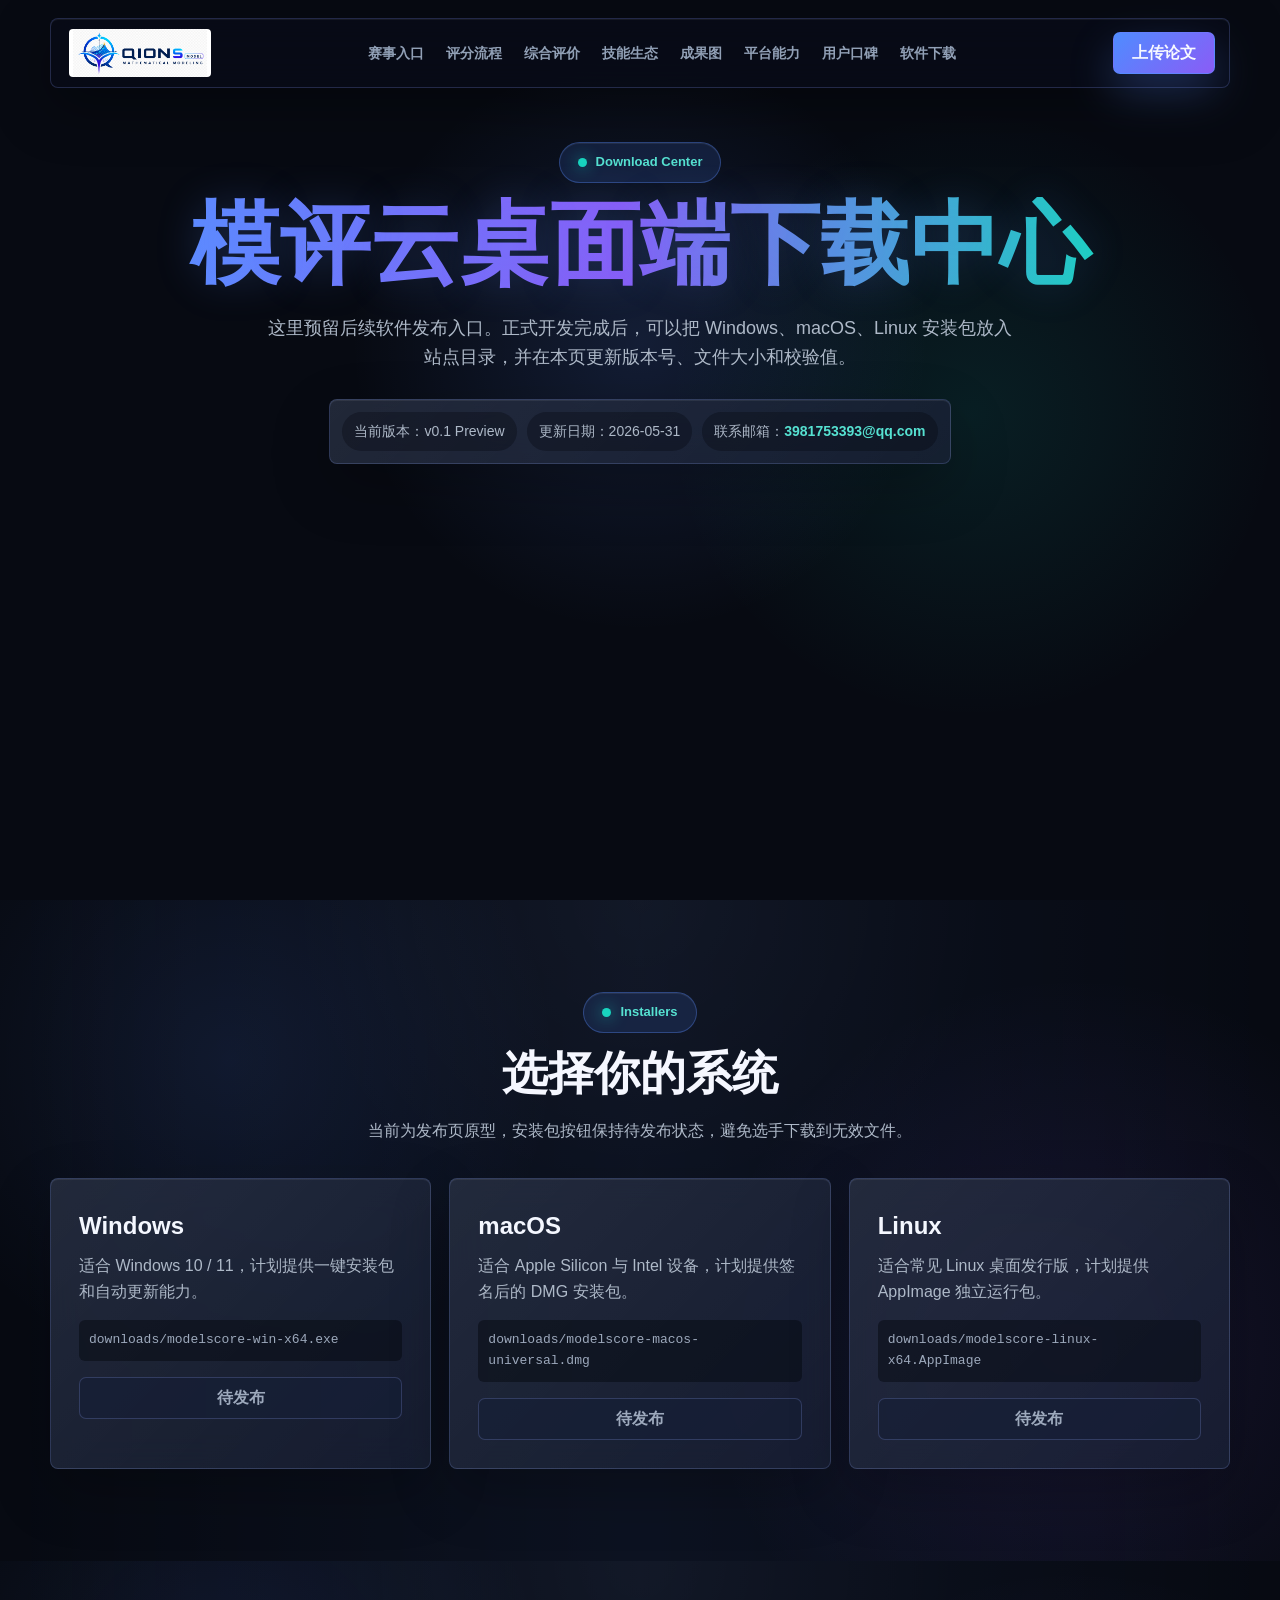
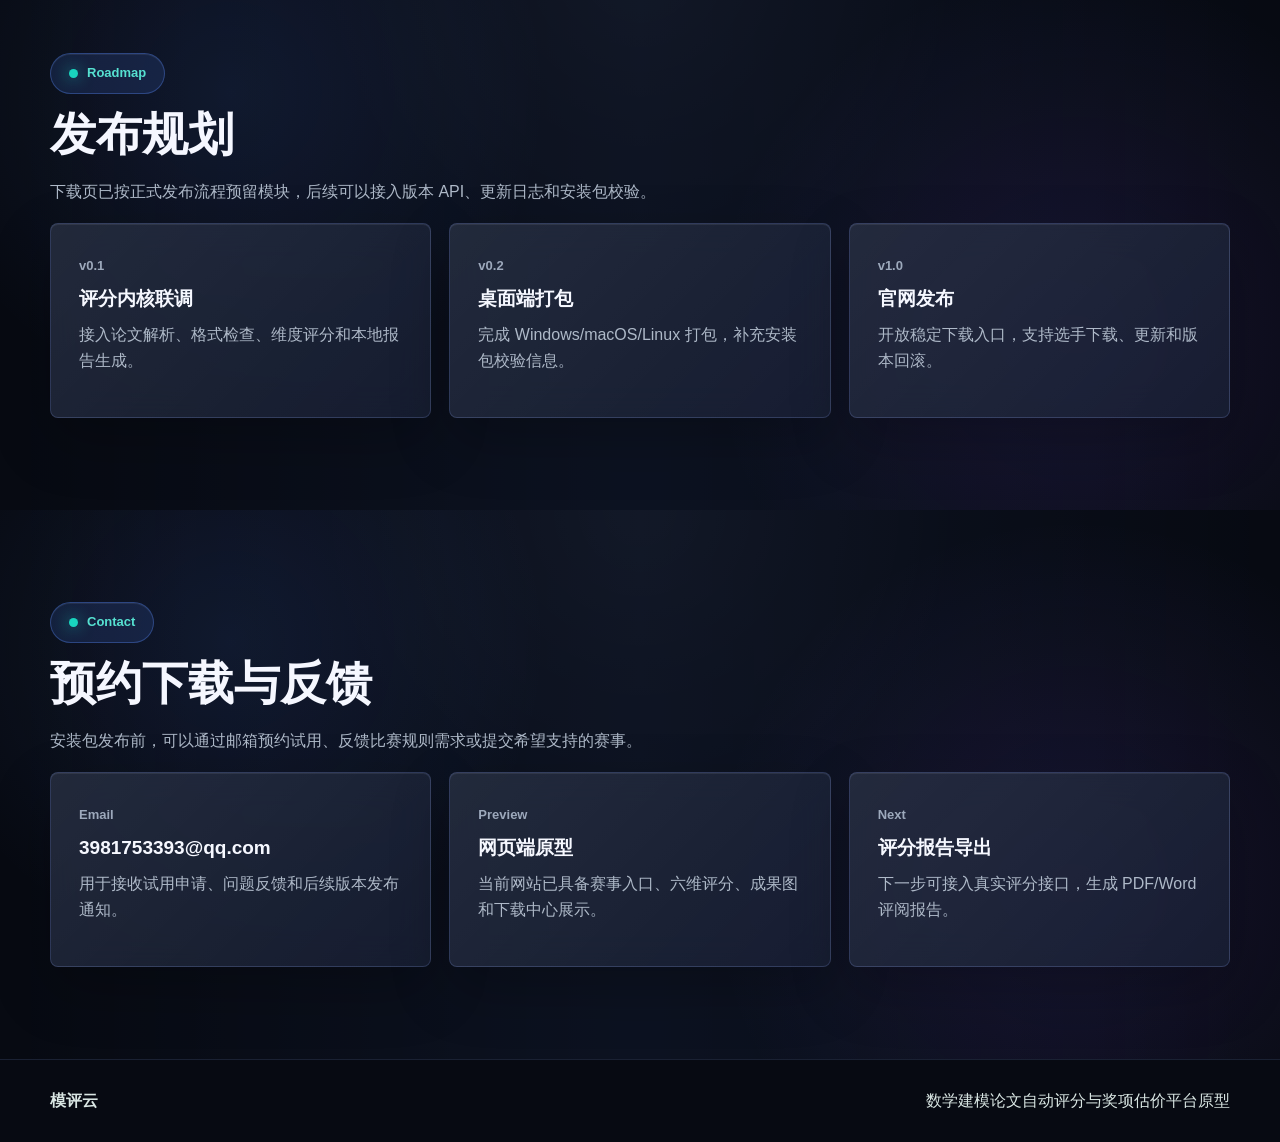
<file: download.html>
<!doctype html>
<html lang="zh-CN">
  <head>
    <meta charset="UTF-8" />
    <meta name="viewport" content="width=device-width, initial-scale=1.0" />
    <title>软件下载 | 模评云</title>
    <link rel="icon" href="assets/qions-model-logo.png" type="image/png" />
    <link rel="stylesheet" href="styles.css?v=qions1" />
  </head>
  <body class="download-page">
    <header class="site-header">
      <a class="brand" href="index.html#top" aria-label="模评云首页">
        <span class="brand-mark" aria-hidden="true">
          <img src="assets/qions-model-logo.png" alt="" />
        </span>
        <span>模评云</span>
      </a>
      <nav class="nav" aria-label="主导航">
        <a href="index.html#competitions">赛事入口</a>
        <a href="index.html#workflow">评分流程</a>
        <a href="index.html#evaluation">综合评价</a>
        <a href="index.html#ecosystem">技能生态</a>
        <a href="index.html#reference">成果图</a>
        <a href="index.html#platform">平台能力</a>
        <a href="index.html#trust">用户口碑</a>
        <a href="download.html">软件下载</a>
      </nav>
      <a class="header-action" href="index.html#upload">上传论文</a>
    </header>

    <main>
      <section class="download-hero">
        <span class="section-kicker">Download Center</span>
        <h1>模评云桌面端下载中心</h1>
        <p>
          这里预留后续软件发布入口。正式开发完成后，可以把 Windows、macOS、Linux 安装包放入站点目录，并在本页更新版本号、文件大小和校验值。
        </p>
        <div class="download-meta">
          <span>当前版本：v0.1 Preview</span>
          <span>更新日期：2026-05-31</span>
          <span>联系邮箱：<a href="mailto:3981753393@qq.com">3981753393@qq.com</a></span>
        </div>
      </section>

      <section class="section">
        <div class="section-heading">
          <span class="section-kicker">Installers</span>
          <h2>选择你的系统</h2>
          <p>当前为发布页原型，安装包按钮保持待发布状态，避免选手下载到无效文件。</p>
        </div>
        <div class="download-grid">
          <article class="download-card">
            <strong>Windows</strong>
            <p>适合 Windows 10 / 11，计划提供一键安装包和自动更新能力。</p>
            <code>downloads/modelscore-win-x64.exe</code>
            <span class="download-button">待发布</span>
          </article>
          <article class="download-card">
            <strong>macOS</strong>
            <p>适合 Apple Silicon 与 Intel 设备，计划提供签名后的 DMG 安装包。</p>
            <code>downloads/modelscore-macos-universal.dmg</code>
            <span class="download-button">待发布</span>
          </article>
          <article class="download-card">
            <strong>Linux</strong>
            <p>适合常见 Linux 桌面发行版，计划提供 AppImage 独立运行包。</p>
            <code>downloads/modelscore-linux-x64.AppImage</code>
            <span class="download-button">待发布</span>
          </article>
        </div>
      </section>

      <section class="section">
        <div class="section-heading left">
          <span class="section-kicker">Roadmap</span>
          <h2>发布规划</h2>
          <p>下载页已按正式发布流程预留模块，后续可以接入版本 API、更新日志和安装包校验。</p>
        </div>
        <div class="release-grid">
          <article class="release-card">
            <span>v0.1</span>
            <h3>评分内核联调</h3>
            <p>接入论文解析、格式检查、维度评分和本地报告生成。</p>
          </article>
          <article class="release-card">
            <span>v0.2</span>
            <h3>桌面端打包</h3>
            <p>完成 Windows/macOS/Linux 打包，补充安装包校验信息。</p>
          </article>
          <article class="release-card">
            <span>v1.0</span>
            <h3>官网发布</h3>
            <p>开放稳定下载入口，支持选手下载、更新和版本回滚。</p>
          </article>
        </div>
      </section>

      <section class="section">
        <div class="section-heading left">
          <span class="section-kicker">Contact</span>
          <h2>预约下载与反馈</h2>
          <p>安装包发布前，可以通过邮箱预约试用、反馈比赛规则需求或提交希望支持的赛事。</p>
        </div>
        <div class="release-grid">
          <article class="release-card">
            <span>Email</span>
            <h3>3981753393@qq.com</h3>
            <p>用于接收试用申请、问题反馈和后续版本发布通知。</p>
          </article>
          <article class="release-card">
            <span>Preview</span>
            <h3>网页端原型</h3>
            <p>当前网站已具备赛事入口、六维评分、成果图和下载中心展示。</p>
          </article>
          <article class="release-card">
            <span>Next</span>
            <h3>评分报告导出</h3>
            <p>下一步可接入真实评分接口，生成 PDF/Word 评阅报告。</p>
          </article>
        </div>
      </section>
    </main>

    <footer class="site-footer">
      <span>模评云</span>
      <p>数学建模论文自动评分与奖项估价平台原型</p>
    </footer>
    <script src="script.js"></script>
  </body>
</html>
</file>
<file: styles.css>
:root {
  --ink: #17201f;
  --muted: #5d6967;
  --line: #d9e1de;
  --paper: #f7f8f4;
  --white: #ffffff;
  --teal: #0f766e;
  --teal-dark: #0d4f4a;
  --amber: #d98b24;
  --blue: #2867b2;
  --rose: #c65353;
  --night: #121a22;
  --night-2: #18243a;
  --shadow: 0 24px 70px rgba(23, 32, 31, 0.13);
}

* {
  box-sizing: border-box;
}

html {
  scroll-behavior: smooth;
  overflow-x: hidden;
}

body {
  margin: 0;
  color: var(--ink);
  font-family: "Microsoft YaHei", "PingFang SC", "Segoe UI", Arial, sans-serif;
  background: var(--paper);
  line-height: 1.6;
}

a {
  color: inherit;
  text-decoration: none;
}

img {
  display: block;
  max-width: 100%;
}

.site-header {
  position: fixed;
  z-index: 20;
  top: 18px;
  left: 50%;
  display: flex;
  width: min(1180px, calc(100% - 32px));
  min-height: 58px;
  align-items: center;
  justify-content: space-between;
  padding: 10px 14px 10px 18px;
  border: 1px solid rgba(255, 255, 255, 0.58);
  border-radius: 8px;
  background: rgba(255, 255, 255, 0.86);
  box-shadow: 0 12px 40px rgba(23, 32, 31, 0.11);
  transform: translateX(-50%);
  backdrop-filter: blur(18px);
}

.brand,
.nav,
.hero-actions,
.hero-metrics,
.preview-top,
.upload-panel,
.site-footer,
.paper-meta,
.download-cta {
  display: flex;
  align-items: center;
}

.brand {
  gap: 10px;
  font-weight: 800;
}

.brand-mark {
  display: block;
  width: 36px;
  height: 36px;
  flex: 0 0 36px;
  overflow: hidden;
  border-radius: 7px;
  background: #102335;
  box-shadow: 0 10px 24px rgba(15, 118, 110, 0.22);
}

.brand-mark img {
  width: 100%;
  height: 100%;
  object-fit: cover;
  object-position: left center;
}

.site-header .brand-mark {
  width: 142px;
  height: 48px;
  flex: 0 0 142px;
  border-radius: 4px;
  background: #fff;
  box-shadow: none;
}

.site-header .brand-mark img {
  object-fit: contain;
  object-position: center;
}

.site-header .brand > span:last-child {
  display: none;
}

.nav {
  gap: 22px;
  color: #394642;
  font-size: 14px;
}

.header-action,
.primary-button,
.secondary-button,
.download-button {
  display: inline-flex;
  min-height: 42px;
  align-items: center;
  justify-content: center;
  border-radius: 7px;
  font-weight: 700;
}

.header-action {
  padding: 0 18px;
  color: var(--white);
  background: var(--ink);
}

.hero {
  position: relative;
  display: grid;
  min-height: 760px;
  align-items: center;
  overflow: hidden;
  padding: 126px max(24px, calc((100vw - 1180px) / 2)) 72px;
  background: #eef3ef;
}

.hero-bg {
  position: absolute;
  inset: 0;
}

.hero-bg::after {
  position: absolute;
  inset: 0;
  content: "";
  background:
    linear-gradient(90deg, rgba(247, 248, 244, 0.98) 0%, rgba(247, 248, 244, 0.78) 38%, rgba(247, 248, 244, 0.18) 70%),
    linear-gradient(0deg, rgba(247, 248, 244, 0.95), rgba(247, 248, 244, 0.02) 34%);
}

.hero-bg img {
  width: 100%;
  height: 100%;
  object-fit: cover;
  object-position: center right;
}

.hero-content {
  position: relative;
  z-index: 1;
  max-width: 650px;
}

.eyebrow,
.section-kicker,
.panel-label {
  margin: 0 0 14px;
  color: var(--teal);
  font-size: 13px;
  font-weight: 800;
  letter-spacing: 0;
  text-transform: uppercase;
}

h1,
h2,
h3,
p {
  margin-top: 0;
}

h1 {
  max-width: 640px;
  margin-bottom: 22px;
  font-size: clamp(44px, 6vw, 72px);
  line-height: 1.06;
  letter-spacing: 0;
}

h2 {
  margin-bottom: 18px;
  font-size: clamp(30px, 4vw, 46px);
  line-height: 1.16;
  letter-spacing: 0;
}

h3 {
  margin-bottom: 10px;
  font-size: 19px;
  line-height: 1.3;
}

.hero-copy {
  max-width: 590px;
  color: #42504d;
  font-size: 18px;
}

.hero-actions {
  flex-wrap: wrap;
  gap: 14px;
  margin: 34px 0;
}

.primary-button,
.secondary-button {
  padding: 0 24px;
}

.primary-button {
  color: var(--white);
  background: var(--teal);
  box-shadow: 0 14px 30px rgba(15, 118, 110, 0.24);
}

.secondary-button {
  border: 1px solid var(--line);
  background: rgba(255, 255, 255, 0.72);
}

.hero-metrics {
  flex-wrap: wrap;
  gap: 14px;
}

.hero-metrics div {
  min-width: 124px;
  padding: 16px 18px;
  border: 1px solid rgba(255, 255, 255, 0.76);
  border-radius: 8px;
  background: rgba(255, 255, 255, 0.66);
  box-shadow: 0 10px 24px rgba(23, 32, 31, 0.08);
}

.hero-metrics strong {
  display: block;
  font-size: 28px;
  line-height: 1;
}

.hero-metrics span {
  color: var(--muted);
  font-size: 13px;
}

.section {
  padding: 92px max(24px, calc((100vw - 1180px) / 2));
}

.intro-band {
  display: grid;
  grid-template-columns: 0.8fr 1.2fr;
  gap: 54px;
  background: var(--white);
}

.intro-grid {
  display: grid;
  grid-template-columns: repeat(3, minmax(0, 1fr));
  gap: 18px;
}

.intro-grid article,
.steps article,
.score-card,
.reference-rules article,
.download-card,
.release-card {
  border: 1px solid var(--line);
  border-radius: 8px;
  background: var(--white);
}

.intro-grid article {
  min-height: 230px;
  padding: 26px;
}

.intro-grid p,
.section-heading p,
.workflow p,
.estimate-copy p,
.platform-copy p,
.upload p,
.download-cta p,
.download-hero p,
.download-card p,
.release-card p {
  color: var(--muted);
}

.mini-icon {
  display: inline-flex;
  margin-bottom: 36px;
  color: var(--amber);
  font-weight: 800;
}

.section-heading {
  max-width: 780px;
  margin: 0 auto 34px;
  text-align: center;
}

.section-heading.left {
  margin: 0;
  text-align: left;
}

.section-heading mark {
  color: var(--amber);
  background: transparent;
}

.competition-hub {
  padding: 96px max(24px, calc((100vw - 1180px) / 2));
  color: var(--white);
  background:
    radial-gradient(circle at 15% 0%, rgba(40, 103, 178, 0.28), transparent 34%),
    radial-gradient(circle at 92% 62%, rgba(217, 139, 36, 0.16), transparent 36%),
    linear-gradient(135deg, #101925 0%, #141723 48%, #201826 100%);
}

.competition-hub .section-kicker {
  color: #f0a536;
}

.competition-hub .section-heading p {
  color: #aeb9c4;
}

.competition-grid {
  display: grid;
  grid-template-columns: repeat(4, minmax(0, 1fr));
  gap: 16px;
}

.competition-card {
  position: relative;
  min-height: 166px;
  padding: 22px;
  border: 1px solid rgba(255, 255, 255, 0.18);
  border-radius: 8px;
  background: rgba(255, 255, 255, 0.055);
  box-shadow: inset 0 1px 0 rgba(255, 255, 255, 0.08);
  transition: transform 160ms ease, border-color 160ms ease, background 160ms ease;
}

.competition-card::after {
  position: absolute;
  right: 18px;
  bottom: 16px;
  color: rgba(255, 255, 255, 0.44);
  content: "↗";
}

.competition-card:hover,
.competition-card:focus-visible {
  border-color: rgba(217, 139, 36, 0.78);
  background: rgba(255, 255, 255, 0.09);
  transform: translateY(-3px);
  outline: none;
}

.competition-card.highlighted {
  border-color: rgba(217, 139, 36, 0.52);
  background: linear-gradient(135deg, rgba(40, 103, 178, 0.2), rgba(217, 139, 36, 0.08));
}

.card-symbol {
  display: grid;
  width: 34px;
  height: 34px;
  margin-bottom: 14px;
  place-items: center;
  border-radius: 8px;
  color: #f0a536;
  background: rgba(217, 139, 36, 0.12);
  font-size: 13px;
  font-weight: 900;
}

.competition-card h3 {
  margin-bottom: 8px;
}

.competition-card p {
  margin-bottom: 12px;
  color: #aeb9c4;
}

.competition-card small {
  display: inline-flex;
  padding: 4px 10px;
  border-radius: 6px;
  color: #f0a536;
  background: rgba(217, 139, 36, 0.13);
  font-weight: 700;
}

.pipeline-strip {
  margin-top: 56px;
  padding: 28px 34px;
  border: 1px solid rgba(255, 255, 255, 0.2);
  border-radius: 8px;
  background: rgba(255, 255, 255, 0.07);
}

.pipeline-strip > span {
  display: block;
  margin-bottom: 18px;
  color: #8d99a7;
  font-size: 13px;
  font-weight: 800;
  letter-spacing: 0;
}

.pipeline-strip div {
  display: flex;
  flex-wrap: wrap;
  gap: 12px;
  align-items: center;
}

.pipeline-strip b {
  padding: 8px 16px;
  border-radius: 7px;
  color: #f0a536;
  background: rgba(217, 139, 36, 0.12);
}

.pipeline-strip i {
  width: 24px;
  height: 1px;
  background: rgba(255, 255, 255, 0.32);
}

.workflow {
  padding: 92px max(24px, calc((100vw - 1180px) / 2));
  color: var(--white);
  background: #19302d;
}

.workflow .section-kicker {
  color: #7fd4cc;
}

.workflow p {
  color: #c9d8d5;
}

.workflow-inner {
  display: grid;
  grid-template-columns: 0.82fr 1.18fr;
  gap: 46px;
  align-items: start;
}

.steps {
  display: grid;
  grid-template-columns: repeat(2, minmax(0, 1fr));
  gap: 16px;
}

.steps article {
  min-height: 196px;
  padding: 24px;
  color: var(--white);
  border-color: rgba(255, 255, 255, 0.13);
  background: rgba(255, 255, 255, 0.08);
}

.steps span {
  display: grid;
  width: 38px;
  height: 38px;
  margin-bottom: 24px;
  place-items: center;
  border-radius: 7px;
  color: var(--ink);
  background: #f2c078;
  font-weight: 900;
}

.evaluation-lab {
  padding: 96px max(24px, calc((100vw - 1180px) / 2));
  color: var(--white);
  background:
    radial-gradient(circle at 15% 18%, rgba(40, 103, 178, 0.28), transparent 32%),
    radial-gradient(circle at 82% 78%, rgba(15, 118, 110, 0.18), transparent 34%),
    linear-gradient(135deg, #111923 0%, #141928 54%, #191b24 100%);
}

.evaluation-head {
  max-width: 860px;
  margin: 0 auto 56px;
  text-align: center;
}

.evaluation-head .section-kicker {
  color: #4aa3ff;
}

.evaluation-head h2 {
  font-size: clamp(42px, 6vw, 68px);
}

.evaluation-head mark {
  color: #37c3d1;
  background: transparent;
}

.evaluation-head p {
  max-width: 760px;
  margin-right: auto;
  margin-left: auto;
  color: #aeb9c4;
  font-size: 18px;
}

.evaluation-stats {
  display: grid;
  grid-template-columns: repeat(4, minmax(0, 1fr));
  gap: 22px;
  max-width: 620px;
  margin: 42px auto 0;
}

.evaluation-stats strong {
  display: block;
  color: #7b86ff;
  font-size: 36px;
  line-height: 1;
}

.evaluation-stats span {
  color: #8f9aa8;
  font-size: 13px;
}

.evaluation-grid {
  display: grid;
  grid-template-columns: repeat(3, minmax(0, 1fr));
  gap: 18px;
}

.evaluation-card {
  min-height: 250px;
  padding: 28px;
  border: 1px solid rgba(255, 255, 255, 0.18);
  border-radius: 8px;
  background:
    linear-gradient(135deg, rgba(255, 255, 255, 0.08), rgba(255, 255, 255, 0.035)),
    rgba(255, 255, 255, 0.04);
  box-shadow: inset 0 1px 0 rgba(255, 255, 255, 0.08);
}

.evaluation-card.featured {
  border-color: rgba(217, 139, 36, 0.5);
  background:
    linear-gradient(135deg, rgba(217, 139, 36, 0.13), rgba(40, 103, 178, 0.12)),
    rgba(255, 255, 255, 0.05);
}

.eval-icon {
  display: grid;
  width: 52px;
  height: 52px;
  margin-bottom: 24px;
  place-items: center;
  border-radius: 10px;
  color: var(--white);
  font-weight: 900;
}

.eval-icon.blue {
  background: #3f82f6;
}

.eval-icon.amber {
  background: #f0a536;
}

.eval-icon.green {
  background: #16b98a;
}

.eval-icon.violet {
  background: #8b5cf6;
}

.eval-icon.rose {
  background: #ef4f7a;
}

.eval-icon.cyan {
  background: #23a6be;
}

.evaluation-card small {
  display: block;
  margin-bottom: 8px;
  color: #8f9aa8;
  font-weight: 800;
}

.evaluation-card h3 {
  font-size: 24px;
}

.evaluation-card p {
  margin-bottom: 0;
  color: #aeb9c4;
}

.skill-ecosystem {
  padding: 96px max(24px, calc((100vw - 1280px) / 2));
  color: var(--white);
  background:
    radial-gradient(circle at 16% 22%, rgba(91, 140, 255, 0.22), transparent 32%),
    radial-gradient(circle at 78% 76%, rgba(138, 92, 246, 0.2), transparent 34%),
    #070a12;
}

.skill-ecosystem .section-heading {
  max-width: 840px;
  margin: 0 auto 34px;
  text-align: center;
}

.skill-ecosystem .section-kicker {
  color: #19d5bf;
}

.skill-ecosystem h2 {
  font-size: clamp(42px, 6vw, 68px);
}

.skill-ecosystem mark {
  color: #19d5bf;
  background: transparent;
}

.ecosystem-chips {
  display: flex;
  flex-wrap: wrap;
  justify-content: center;
  gap: 12px;
  margin-bottom: 34px;
}

.ecosystem-chips span {
  display: inline-flex;
  gap: 8px;
  align-items: center;
  padding: 9px 15px;
  border: 1px solid rgba(145, 168, 255, 0.24);
  border-radius: 999px;
  color: #aeb9c8;
  background: rgba(23, 31, 54, 0.72);
  box-shadow: inset 0 1px 0 rgba(255, 255, 255, 0.06);
  font-size: 13px;
  font-weight: 800;
}

.ecosystem-chips i {
  width: 9px;
  height: 9px;
  border-radius: 999px;
  box-shadow: 0 0 18px currentColor;
}

.ecosystem-chips .blue,
.eco-node.blue::before {
  color: #5b8cff;
  background: #5b8cff;
}

.ecosystem-chips .teal,
.eco-node.teal::before {
  color: #19d5bf;
  background: #19d5bf;
}

.ecosystem-chips .violet,
.eco-node.violet::before {
  color: #8a5cf6;
  background: #8a5cf6;
}

.ecosystem-chips .rose,
.eco-node.rose::before {
  color: #ef4f7a;
  background: #ef4f7a;
}

.ecosystem-chips .amber,
.eco-node.amber::before {
  color: #f4a51c;
  background: #f4a51c;
}

.ecosystem-map {
  position: relative;
  height: 560px;
  border: 1px solid rgba(145, 168, 255, 0.28);
  border-radius: 8px;
  background:
    radial-gradient(circle at 24% 50%, rgba(25, 213, 191, 0.16), transparent 34%),
    radial-gradient(circle at 68% 52%, rgba(91, 140, 255, 0.2), transparent 32%),
    linear-gradient(135deg, rgba(255, 255, 255, 0.08), rgba(255, 255, 255, 0.025)),
    rgba(18, 27, 49, 0.72);
  box-shadow: inset 0 1px 0 rgba(255, 255, 255, 0.08), 0 30px 90px rgba(0, 0, 0, 0.25);
  overflow: hidden;
  backdrop-filter: blur(18px);
}

.ecosystem-map::before {
  position: absolute;
  inset: 0;
  pointer-events: none;
  content: "";
  background-image:
    radial-gradient(circle, rgba(255, 255, 255, 0.18) 0 1px, transparent 1.5px),
    linear-gradient(90deg, rgba(145, 168, 255, 0.035) 1px, transparent 1px),
    linear-gradient(0deg, rgba(145, 168, 255, 0.035) 1px, transparent 1px);
  background-size: 92px 92px, 72px 72px, 72px 72px;
  mask-image: radial-gradient(circle at center, #000 0%, transparent 78%);
  opacity: 0.6;
}

.ecosystem-lines {
  position: absolute;
  inset: 0;
  width: 100%;
  height: 100%;
}

.ecosystem-lines line {
  stroke: url(#ecoLineBlue);
  stroke-width: 1.2;
  vector-effect: non-scaling-stroke;
  animation: linePulse 4s ease-in-out infinite;
}

.ecosystem-lines .warm {
  stroke: url(#ecoLineAmber);
  animation-delay: 1.2s;
}

.eco-core {
  position: absolute;
  top: 50%;
  left: 50%;
  display: grid;
  width: 260px;
  min-height: 112px;
  padding: 22px;
  place-items: center;
  transform: translate(-50%, -50%);
  border: 1px solid rgba(25, 213, 191, 0.36);
  border-radius: 8px;
  background:
    linear-gradient(135deg, rgba(25, 213, 191, 0.16), rgba(91, 140, 255, 0.16)),
    rgba(8, 12, 24, 0.82);
  box-shadow: 0 0 42px rgba(25, 213, 191, 0.16), inset 0 1px 0 rgba(255, 255, 255, 0.12);
  text-align: center;
  z-index: 2;
}

.eco-core strong {
  font-size: 22px;
}

.eco-core span {
  color: #9da9bc;
  font-size: 13px;
}

.eco-node {
  position: absolute;
  top: var(--y);
  left: var(--x);
  display: inline-flex;
  gap: 7px;
  align-items: center;
  padding: 7px 11px;
  transform: translate(-50%, -50%);
  border: 1px solid rgba(145, 168, 255, 0.18);
  border-radius: 999px;
  color: #dce6ff;
  background: rgba(8, 12, 24, 0.62);
  box-shadow: 0 12px 36px rgba(0, 0, 0, 0.22);
  font-size: 13px;
  font-weight: 800;
  white-space: nowrap;
  animation: nodeFloat 5.2s ease-in-out infinite;
  animation-delay: var(--d);
  z-index: 2;
}

.eco-node::before {
  width: 9px;
  height: 9px;
  border-radius: 999px;
  box-shadow: 0 0 18px currentColor;
  content: "";
}

.ecosystem-flow {
  display: flex;
  flex-wrap: wrap;
  gap: 12px;
  align-items: center;
  justify-content: center;
  margin-top: 26px;
  padding: 20px;
  border: 1px solid rgba(145, 168, 255, 0.22);
  border-radius: 8px;
  background: rgba(23, 31, 54, 0.62);
}

.ecosystem-flow span {
  padding: 9px 14px;
  border: 1px solid rgba(145, 168, 255, 0.18);
  border-radius: 7px;
  color: #dce6ff;
  background: rgba(8, 12, 24, 0.52);
  font-weight: 900;
}

.ecosystem-flow i {
  width: 36px;
  height: 2px;
  border-radius: 999px;
  background: linear-gradient(90deg, rgba(91, 140, 255, 0.24), rgba(25, 213, 191, 0.78));
}

.reference-showcase {
  display: grid;
  grid-template-columns: minmax(260px, 0.72fr) minmax(420px, 1.28fr);
  gap: 42px;
  padding: 92px max(24px, calc((100vw - 1180px) / 2));
  color: var(--white);
  background:
    radial-gradient(circle at 85% 70%, rgba(15, 118, 110, 0.18), transparent 34%),
    linear-gradient(145deg, #121a22 0%, #171b2a 58%, #211929 100%);
}

.reference-showcase .section-kicker {
  color: #69d2ca;
}

.paper-intro p {
  color: #bdc8ce;
}

.paper-meta {
  flex-wrap: wrap;
  gap: 10px;
  margin: 24px 0;
}

.paper-meta span {
  padding: 7px 10px;
  border-radius: 6px;
  color: #c9d8d5;
  background: rgba(255, 255, 255, 0.08);
  font-size: 13px;
}

.paper-stage {
  position: relative;
  display: grid;
  min-height: 620px;
  place-items: center;
  border: 1px solid rgba(255, 255, 255, 0.2);
  border-radius: 8px;
  background: linear-gradient(135deg, rgba(255, 255, 255, 0.08), rgba(40, 103, 178, 0.1));
  overflow: hidden;
  padding: 42px 96px 70px;
}

.paper-frame {
  width: min(520px, 68%);
  margin: 0;
  box-shadow: 0 30px 80px rgba(0, 0, 0, 0.35);
  position: relative;
  will-change: transform, opacity;
}

.paper-frame img {
  width: 100%;
  background: var(--white);
  transition: opacity 260ms ease, transform 260ms ease;
}

.paper-frame img.is-changing {
  opacity: 0;
  transform: translateX(22px) scale(0.985);
}

.paper-page-label {
  position: absolute;
  right: 14px;
  bottom: 14px;
  padding: 6px 12px;
  border: 1px solid rgba(145, 168, 255, 0.24);
  border-radius: 999px;
  color: #f4f7ff;
  background: rgba(8, 12, 24, 0.72);
  font-size: 13px;
  font-weight: 800;
  backdrop-filter: blur(12px);
}

.stage-arrow {
  position: absolute;
  top: 50%;
  display: grid;
  width: 54px;
  height: 54px;
  place-items: center;
  border: 0;
  border-radius: 999px;
  color: var(--white);
  background: rgba(0, 0, 0, 0.58);
  font-size: 34px;
  line-height: 1;
  z-index: 2;
  cursor: pointer;
}

.stage-prev {
  left: 28px;
}

.stage-next {
  right: 28px;
}

.paper-dots {
  position: absolute;
  bottom: 24px;
  left: 50%;
  display: flex;
  gap: 9px;
  transform: translateX(-50%);
}

.paper-dots button {
  width: 28px;
  height: 6px;
  border: 0;
  border-radius: 999px;
  background: rgba(157, 169, 188, 0.34);
  cursor: pointer;
  transition: width 180ms ease, background 180ms ease, box-shadow 180ms ease;
}

.paper-dots button.active {
  width: 42px;
  background: linear-gradient(90deg, #5b8cff, #19d5bf);
  box-shadow: 0 0 18px rgba(91, 140, 255, 0.34);
}

.reference-rules {
  grid-column: 1 / -1;
  display: grid;
  grid-template-columns: repeat(3, minmax(0, 1fr));
  gap: 14px;
}

.reference-rules article {
  padding: 20px;
  color: var(--ink);
}

.reference-rules strong {
  display: block;
  margin-bottom: 8px;
}

.reference-rules p {
  margin: 0;
  color: var(--muted);
}

.estimate {
  display: grid;
  grid-template-columns: 0.9fr 1.1fr;
  gap: 46px;
  align-items: center;
  background: var(--white);
}

.score-slider {
  display: grid;
  gap: 12px;
  margin-top: 28px;
  font-weight: 700;
}

.score-slider input {
  width: 100%;
  accent-color: var(--teal);
}

.award-board {
  display: grid;
  gap: 18px;
  padding: 32px;
  border-radius: 8px;
  background: #f0f4f2;
}

.award-row {
  display: grid;
  grid-template-columns: 82px 1fr 52px;
  gap: 16px;
  align-items: center;
}

.bar {
  height: 14px;
  overflow: hidden;
  border-radius: 999px;
  background: #dce5e1;
}

.bar i {
  display: block;
  width: 0;
  height: 100%;
  border-radius: inherit;
  transition: width 180ms ease;
}

#bar-grand {
  background: var(--rose);
}

#bar-first {
  background: var(--amber);
}

#bar-second {
  background: var(--teal);
}

#bar-third {
  background: var(--blue);
}

.platform {
  display: grid;
  grid-template-columns: 0.76fr 1.24fr;
  gap: 44px;
  align-items: center;
  padding: 92px max(24px, calc((100vw - 1180px) / 2));
  background: #e8eee9;
}

.dashboard-preview {
  padding: 28px;
  border: 1px solid rgba(255, 255, 255, 0.86);
  border-radius: 8px;
  background: rgba(255, 255, 255, 0.74);
  box-shadow: var(--shadow);
}

.preview-top {
  justify-content: space-between;
  margin-bottom: 22px;
}

.preview-grid {
  display: grid;
  grid-template-columns: repeat(3, minmax(0, 1fr));
  gap: 14px;
}

.score-card {
  min-height: 126px;
  padding: 20px;
}

.score-card span {
  color: var(--muted);
  font-size: 14px;
}

.score-card strong {
  display: block;
  margin-top: 20px;
  font-size: 36px;
}

.score-card.accent {
  color: var(--white);
  border-color: var(--teal);
  background: var(--teal);
}

.score-card.accent span {
  color: #d6f4f1;
}

.risk-list {
  display: grid;
  gap: 10px;
  margin-top: 18px;
}

.risk-list p {
  display: flex;
  gap: 10px;
  align-items: center;
  margin: 0;
  padding: 14px;
  border-radius: 7px;
  background: #f7f8f4;
}

.risk-list span {
  width: 10px;
  height: 10px;
  flex: 0 0 auto;
  border-radius: 999px;
  background: var(--amber);
}

.download-cta {
  justify-content: space-between;
  gap: 34px;
  padding: 74px max(24px, calc((100vw - 1180px) / 2));
  color: var(--white);
  background: var(--night);
}

.download-cta .section-kicker {
  color: #f0a536;
}

.download-cta p {
  max-width: 660px;
  color: #bdc8ce;
}

.upload {
  padding: 92px max(24px, calc((100vw - 1180px) / 2));
  background: var(--white);
}

.upload-panel {
  display: grid;
  grid-template-columns: minmax(260px, 0.84fr) minmax(360px, 1fr) minmax(360px, 1.08fr);
  align-items: stretch;
  gap: 34px;
  padding: 34px;
  border: 1px solid var(--line);
  border-radius: 8px;
  background: #f7f8f4;
}

.upload-panel > div {
  max-width: none;
}

.drop-zone {
  display: grid;
  width: min(420px, 100%);
  min-height: 190px;
  place-items: center;
  padding: 28px;
  border: 2px dashed #9bb0aa;
  border-radius: 8px;
  background: var(--white);
  text-align: center;
  cursor: pointer;
}

.drop-zone input {
  position: absolute;
  width: 1px;
  height: 1px;
  opacity: 0;
}

.upload-icon {
  display: grid;
  width: 44px;
  height: 44px;
  margin-bottom: 10px;
  place-items: center;
  border-radius: 999px;
  color: var(--white);
  background: var(--teal);
  font-size: 28px;
  line-height: 1;
}

.drop-zone small {
  color: var(--muted);
}

.site-footer {
  justify-content: space-between;
  gap: 16px;
  padding: 28px max(24px, calc((100vw - 1180px) / 2));
  color: #d9e6e3;
  background: var(--ink);
}

.site-footer span {
  font-weight: 900;
}

.site-footer p {
  margin: 0;
}

.download-page {
  background: #070a12;
}

.download-hero {
  padding: 142px max(24px, calc((100vw - 1180px) / 2)) 72px;
  color: var(--white);
  background:
    radial-gradient(circle at 82% 18%, rgba(217, 139, 36, 0.18), transparent 30%),
    linear-gradient(135deg, #111a23 0%, #142523 52%, #1f1a25 100%);
}

.download-hero p {
  max-width: 720px;
  color: #bdc8ce;
  font-size: 18px;
}

.download-grid,
.release-grid,
.trust-stats,
.testimonial-grid {
  display: grid;
  grid-template-columns: repeat(3, minmax(0, 1fr));
  gap: 18px;
}

.download-card,
.release-card {
  padding: 28px;
}

.download-card strong {
  display: block;
  margin-bottom: 8px;
  font-size: 24px;
}

.download-card code {
  display: block;
  margin: 16px 0;
  padding: 10px;
  border-radius: 6px;
  background: #edf1ee;
  color: #42504d;
  white-space: normal;
}

.download-button {
  width: 100%;
  border: 1px solid var(--line);
  color: #75807d;
  background: #eef1ee;
  cursor: not-allowed;
}

.download-button.ready {
  color: var(--white);
  background: var(--teal);
  cursor: pointer;
}

.release-grid {
  margin-top: 18px;
}

.release-card span {
  color: var(--teal);
  font-size: 13px;
  font-weight: 800;
}

.release-card h3 {
  margin-top: 10px;
}

.report-demo,
.trust-wall {
  position: relative;
  padding: 96px max(24px, calc((100vw - 1180px) / 2));
  background:
    radial-gradient(circle at 20% 16%, rgba(91, 140, 255, 0.12), rgba(91, 140, 255, 0) 30%),
    radial-gradient(circle at 84% 70%, rgba(138, 92, 246, 0.14), rgba(138, 92, 246, 0) 34%),
    #070a12;
}

.report-layout {
  display: grid;
  grid-template-columns: 0.82fr 0.9fr 1.08fr;
  gap: 18px;
  align-items: stretch;
}

.report-score-panel,
.report-radar,
.report-actions,
.trust-stats article,
.testimonial-card,
.upload-workbench,
.live-console,
.download-meta {
  border: 1px solid rgba(145, 168, 255, 0.2);
  border-radius: 8px;
  background:
    linear-gradient(135deg, rgba(255, 255, 255, 0.08), rgba(255, 255, 255, 0.025)),
    rgba(18, 27, 49, 0.72);
  box-shadow: inset 0 1px 0 rgba(255, 255, 255, 0.07), 0 22px 60px rgba(0, 0, 0, 0.23);
  backdrop-filter: blur(18px);
}

.report-score-panel,
.report-radar,
.report-actions {
  min-height: 360px;
  padding: 28px;
}

.report-score-panel > span {
  color: #56e1d1;
  font-weight: 800;
}

.report-score-panel > strong {
  display: block;
  margin: 24px 0 4px;
  color: #7c8cff;
  font-size: 82px;
  line-height: 1;
  font-variant-numeric: tabular-nums;
}

.report-score-panel p,
.report-actions p,
.testimonial-card p,
.trust-stats small,
.download-meta span {
  color: #aeb9c8;
}

.report-probability {
  display: grid;
  grid-template-columns: 92px 1fr 44px;
  gap: 12px;
  align-items: center;
  margin-top: 18px;
}

.report-probability b,
.report-probability em {
  color: #f4f7ff;
  font-style: normal;
  font-weight: 800;
}

.report-probability i {
  height: 10px;
  overflow: hidden;
  border-radius: 999px;
  background: rgba(145, 168, 255, 0.16);
}

.report-probability span {
  display: block;
  height: 100%;
  border-radius: inherit;
  background: linear-gradient(90deg, #5b8cff, #19d5bf);
}

.report-radar {
  position: relative;
  display: grid;
  place-items: center;
}

.radar-shape {
  width: min(260px, 78%);
  aspect-ratio: 1;
  background:
    radial-gradient(circle, rgba(25, 213, 191, 0.22), rgba(25, 213, 191, 0) 58%),
    conic-gradient(from 18deg, rgba(91, 140, 255, 0.8), rgba(25, 213, 191, 0.72), rgba(138, 92, 246, 0.76), rgba(91, 140, 255, 0.8));
  clip-path: polygon(50% 5%, 95% 35%, 80% 91%, 20% 91%, 5% 35%);
  filter: drop-shadow(0 0 32px rgba(91, 140, 255, 0.32));
}

.report-radar ul {
  position: absolute;
  inset: 30px;
  margin: 0;
  padding: 0;
  list-style: none;
}

.report-radar li {
  position: absolute;
  left: var(--x);
  top: var(--y);
  color: #dce6ff;
  font-size: 13px;
  font-weight: 800;
  transform: translate(-50%, -50%);
}

.report-actions {
  display: grid;
  gap: 14px;
}

.report-actions article {
  display: grid;
  grid-template-columns: 42px 1fr;
  gap: 14px;
  align-items: start;
  padding: 16px;
  border-radius: 8px;
  background: rgba(7, 10, 18, 0.32);
}

.report-actions span {
  display: grid;
  width: 34px;
  height: 34px;
  place-items: center;
  border-radius: 999px;
  color: #070a12;
  background: #f4a51c;
  font-weight: 900;
}

.report-actions p {
  margin: 0;
}

.trust-wall .section-heading mark {
  background: linear-gradient(90deg, #7c8cff, #8a5cf6, #19d5bf);
  -webkit-background-clip: text;
  background-clip: text;
  color: rgba(0, 0, 0, 0);
}

.trust-stats {
  max-width: 760px;
  margin: 0 auto 56px;
}

.trust-stats article {
  min-height: 146px;
  padding: 28px;
  text-align: center;
}

.trust-stats strong {
  display: block;
  color: #7c8cff;
  font-size: 46px;
  line-height: 1;
}

.trust-stats span {
  display: block;
  margin-top: 12px;
  color: #f4f7ff;
  font-weight: 800;
}

.testimonial-card {
  min-height: 250px;
  padding: 28px;
}

.testimonial-card b {
  display: block;
  color: rgba(91, 140, 255, 0.68);
  font-size: 58px;
  line-height: 0.8;
}

.testimonial-card p {
  min-height: 74px;
  margin-bottom: 24px;
}

.testimonial-card div {
  display: grid;
  grid-template-columns: 48px 1fr;
  column-gap: 14px;
  align-items: center;
  border-top: 1px solid rgba(145, 168, 255, 0.14);
  padding-top: 18px;
}

.testimonial-card div span {
  display: grid;
  width: 44px;
  height: 44px;
  grid-row: span 2;
  place-items: center;
  border-radius: 999px;
  color: #fff;
  background: linear-gradient(135deg, #5b8cff, #8a5cf6);
  font-weight: 900;
}

.testimonial-card strong {
  color: #f4f7ff;
}

.testimonial-card small {
  color: #7f8ca3;
}

.contact-chip {
  display: inline-flex;
  margin-top: 18px;
  padding: 10px 14px;
  border: 1px solid rgba(145, 168, 255, 0.22);
  border-radius: 999px;
  color: #cbd5e7;
  background: rgba(23, 31, 54, 0.72);
}

.contact-chip a,
.download-meta a {
  color: #56e1d1;
  font-weight: 800;
}

.upload-workbench {
  display: grid;
  width: 100%;
  gap: 16px;
  padding: 22px;
}

.upload-options {
  display: grid;
  grid-template-columns: repeat(2, minmax(0, 1fr));
  gap: 12px;
}

.upload-options label,
.upload-checks label {
  display: grid;
  gap: 8px;
  color: #cbd5e7;
  font-weight: 700;
}

.upload-options select {
  min-height: 42px;
  border: 1px solid rgba(145, 168, 255, 0.22);
  border-radius: 7px;
  padding: 0 12px;
  color: #f4f7ff;
  background: rgba(7, 10, 18, 0.52);
}

.upload-checks {
  grid-column: 1 / -1;
  display: grid;
  gap: 8px;
  padding: 12px;
  border-radius: 7px;
  background: rgba(7, 10, 18, 0.28);
}

.upload-checks label {
  display: flex;
  align-items: center;
  font-weight: 500;
}

.fake-submit {
  border: 0;
  font: inherit;
  cursor: pointer;
}

.live-console {
  align-self: stretch;
  min-height: 520px;
  overflow: hidden;
  border: 1px solid rgba(145, 168, 255, 0.2);
  border-radius: 8px;
  background: #080a11;
  box-shadow: inset 0 1px 0 rgba(255, 255, 255, 0.06), 0 24px 70px rgba(0, 0, 0, 0.34);
}

.console-top {
  display: flex;
  align-items: center;
  gap: 9px;
  min-height: 50px;
  padding: 0 18px;
  border-bottom: 1px solid rgba(145, 168, 255, 0.12);
  background: rgba(255, 255, 255, 0.035);
}

.console-top span {
  width: 11px;
  height: 11px;
  border-radius: 999px;
}

.console-top span:nth-child(1) {
  background: #ef4444;
}

.console-top span:nth-child(2) {
  background: #f4a51c;
}

.console-top span:nth-child(3) {
  background: #19d5bf;
}

.console-top strong {
  margin-left: 10px;
  color: #7f8ca3;
  font: 700 13px/1.2 Consolas, "SFMono-Regular", monospace;
}

.console-body {
  display: grid;
  gap: 14px;
  padding: 22px;
  color: #cbd5e7;
  font: 600 14px/1.65 Consolas, "SFMono-Regular", monospace;
}

.console-body p {
  margin: 0;
  color: #cbd5e7;
}

.console-body em {
  color: #19d5bf;
  font-style: normal;
}

.console-body b {
  color: #5b8cff;
  font-weight: 800;
}

.console-body pre {
  overflow-x: auto;
  margin: 0;
  padding: 18px;
  border: 1px solid rgba(145, 168, 255, 0.14);
  border-radius: 8px;
  background:
    radial-gradient(circle at 100% 0%, rgba(91, 140, 255, 0.12), rgba(91, 140, 255, 0) 34%),
    rgba(18, 27, 49, 0.58);
}

.console-body code {
  color: #e8eeff;
  white-space: pre;
}

.live-metrics {
  display: grid;
  gap: 12px;
  padding: 16px;
  border-radius: 8px;
  background: rgba(23, 31, 54, 0.62);
}

.live-metrics div {
  display: grid;
  grid-template-columns: 74px 1fr 42px;
  gap: 10px;
  align-items: center;
}

.live-metrics span,
.live-metrics strong {
  color: #dce6ff;
  font-size: 12px;
}

.live-metrics i {
  height: 8px;
  overflow: hidden;
  border-radius: 999px;
  background: rgba(145, 168, 255, 0.16);
}

.live-metrics mark {
  display: block;
  height: 100%;
  border-radius: inherit;
  background: linear-gradient(90deg, #5b8cff, #8a5cf6, #19d5bf);
  animation: metricPulse 2.8s ease-in-out infinite;
}

.download-meta {
  display: flex;
  flex-wrap: wrap;
  gap: 10px;
  width: fit-content;
  margin: 28px auto 0;
  padding: 12px;
}

.download-meta span {
  padding: 8px 12px;
  border-radius: 999px;
  background: rgba(7, 10, 18, 0.36);
  font-size: 14px;
}

@media (max-width: 1040px) {
  .competition-grid,
  .reference-rules,
  .evaluation-grid {
    grid-template-columns: repeat(2, minmax(0, 1fr));
  }

  .reference-showcase {
    grid-template-columns: 1fr;
  }

  .ecosystem-map {
    height: 620px;
  }
}

@media (max-width: 900px) {
  .site-header {
    top: 10px;
  }

  .nav {
    display: none;
  }

  .hero {
    min-height: auto;
    padding-top: 108px;
  }

  .hero-bg::after {
    background:
      linear-gradient(180deg, rgba(247, 248, 244, 0.98) 0%, rgba(247, 248, 244, 0.86) 54%, rgba(247, 248, 244, 0.7) 100%);
  }

  .intro-band,
  .intro-grid,
  .workflow-inner,
  .steps,
  .evaluation-stats,
  .report-layout,
  .estimate,
  .platform,
  .preview-grid,
  .upload-panel,
  .download-cta,
  .download-grid,
  .release-grid,
  .trust-stats,
  .testimonial-grid,
  .upload-options {
    grid-template-columns: 1fr;
  }

  .download-cta,
  .upload-panel {
    align-items: stretch;
  }

  .upload-workbench {
    width: 100%;
  }
}

@media (max-width: 640px) {
  .competition-grid,
  .reference-rules,
  .evaluation-grid {
    grid-template-columns: 1fr;
  }

  .paper-stage {
    min-height: 480px;
  }

  .ecosystem-map {
    height: 720px;
  }

  .eco-core {
    top: 48%;
    width: min(260px, 72%);
  }

  .eco-node {
    padding: 6px 9px;
    font-size: 12px;
  }

  .ecosystem-lines {
    opacity: 0.72;
  }

  .ecosystem-flow {
    justify-content: flex-start;
  }

  .ecosystem-flow i {
    width: 20px;
  }

  .paper-frame {
    width: 78%;
  }
}

@media (max-width: 560px) {
  .site-header {
    width: calc(100% - 20px);
    padding-left: 12px;
  }

  .brand span:last-child {
    display: none;
  }

  .header-action {
    min-height: 38px;
    padding: 0 12px;
    font-size: 13px;
  }

  h1 {
    font-size: 40px;
  }

  .hero-metrics div,
  .award-board,
  .dashboard-preview,
  .upload-panel,
  .paper-stage {
    padding: 22px;
  }

  .live-console {
    min-height: 480px;
  }

  .console-body {
    padding: 16px;
    font-size: 12px;
  }

  .live-metrics div {
    grid-template-columns: 64px 1fr 38px;
  }

  .award-row {
    grid-template-columns: 66px 1fr 46px;
    gap: 10px;
    font-size: 14px;
  }

  .stage-arrow {
    width: 42px;
    height: 42px;
    font-size: 28px;
  }

  .stage-prev {
    left: 12px;
  }

  .stage-next {
    right: 12px;
  }

  .site-footer {
    align-items: flex-start;
    flex-direction: column;
  }
}

/* Unified Modex-like dark product style */
:root {
  --ink: #f4f7ff;
  --muted: #9da9bc;
  --line: rgba(145, 168, 255, 0.22);
  --paper: #070a12;
  --white: #f7f9ff;
  --teal: #19d5bf;
  --teal-dark: #0a8f9e;
  --amber: #f4a51c;
  --blue: #5b8cff;
  --rose: #ff5d8f;
  --night: #070a12;
  --night-2: #10182a;
  --violet: #8a5cf6;
  --glass: rgba(23, 31, 54, 0.62);
  --glass-strong: rgba(34, 44, 76, 0.76);
  --shadow: 0 28px 90px rgba(0, 0, 0, 0.42);
}

body {
  color: #f4f7ff;
  background:
    radial-gradient(circle at 28% 8%, rgba(91, 140, 255, 0.16), rgba(91, 140, 255, 0) 30%),
    radial-gradient(circle at 76% 64%, rgba(138, 92, 246, 0.18), rgba(138, 92, 246, 0) 34%),
    #070a12;
  overflow-x: hidden;
}

body::before {
  position: fixed;
  z-index: -3;
  inset: 0;
  pointer-events: none;
  content: "";
  background:
    linear-gradient(rgba(120, 145, 210, 0.035) 1px, rgba(0, 0, 0, 0) 1px),
    linear-gradient(90deg, rgba(120, 145, 210, 0.035) 1px, rgba(0, 0, 0, 0) 1px);
  background-size: 96px 96px;
  mask-image: radial-gradient(circle at center, #000 0%, rgba(0, 0, 0, 0.75) 42%, rgba(0, 0, 0, 0) 82%);
}

body::after {
  position: fixed;
  z-index: -2;
  inset: 0;
  pointer-events: none;
  content: "";
  background:
    radial-gradient(circle at var(--glow-x, 50%) var(--glow-y, 35%), rgba(80, 120, 255, 0.17), rgba(80, 120, 255, 0) 28%),
    radial-gradient(circle at 66% 74%, rgba(25, 213, 191, 0.08), rgba(25, 213, 191, 0) 34%);
  transition: background-position 160ms ease;
}

.site-particles {
  position: fixed;
  z-index: -1;
  inset: 0;
  width: 100%;
  height: 100%;
  pointer-events: none;
}

.cursor-glow {
  position: fixed;
  z-index: 19;
  width: 260px;
  height: 260px;
  border-radius: 999px;
  pointer-events: none;
  background: radial-gradient(circle, rgba(91, 140, 255, 0.16), rgba(91, 140, 255, 0) 66%);
  filter: blur(4px);
  opacity: 0;
  transform: translate(-50%, -50%);
  transition: opacity 200ms ease;
  contain: layout paint;
}

.site-header {
  top: 18px;
  border-color: rgba(134, 153, 255, 0.22);
  background: rgba(9, 12, 24, 0.72);
  box-shadow: 0 18px 55px rgba(0, 0, 0, 0.34), inset 0 1px 0 rgba(255, 255, 255, 0.06);
}

.site-header.is-scrolled {
  background: rgba(8, 11, 22, 0.9);
}

.brand {
  color: #f6f8ff;
}

.brand-mark {
  background: #102335;
  box-shadow: 0 0 24px rgba(91, 140, 255, 0.42);
}

.nav {
  color: #91a0b6;
  font-weight: 700;
}

.nav a,
.brand,
.header-action,
.primary-button,
.secondary-button,
.competition-card,
.drop-zone,
.download-button {
  transition: transform 180ms ease, border-color 180ms ease, color 180ms ease, background 180ms ease, box-shadow 180ms ease;
}

.nav a:hover {
  color: #f4f7ff;
}

.nav .nav-knowledge-link {
  position: relative;
  padding: 7px 12px 7px 27px;
  border: 1px solid rgba(126, 112, 255, 0.34);
  border-radius: 999px;
  color: #eef0ff;
  background: linear-gradient(135deg, rgba(91, 140, 255, 0.16), rgba(138, 92, 246, 0.2));
  box-shadow: inset 0 1px 0 rgba(255, 255, 255, 0.08);
}

.nav .nav-knowledge-link::before {
  position: absolute;
  top: 50%;
  left: 12px;
  width: 7px;
  height: 7px;
  border-radius: 50%;
  background: #6fe5d6;
  box-shadow: 0 0 12px rgba(111, 229, 214, 0.82);
  content: "";
  transform: translateY(-50%);
}

.nav .nav-knowledge-link:hover {
  border-color: rgba(111, 229, 214, 0.58);
  background: linear-gradient(135deg, rgba(91, 140, 255, 0.26), rgba(138, 92, 246, 0.3));
  box-shadow: 0 8px 24px rgba(91, 93, 232, 0.2), inset 0 1px 0 rgba(255, 255, 255, 0.1);
}

.header-action,
.primary-button {
  border: 1px solid rgba(91, 140, 255, 0.48);
  background: linear-gradient(135deg, #4f8cff, #8a5cf6);
  box-shadow: 0 18px 44px rgba(91, 140, 255, 0.28);
}

.header-action {
  gap: 9px;
  white-space: nowrap;
}

.header-action span {
  font-size: 18px;
  line-height: 1;
  transition: transform 180ms ease;
}

.header-action:hover span {
  transform: translateX(3px);
}

.header-action:hover,
.primary-button:hover,
.secondary-button:hover {
  transform: translateY(-2px);
}

.secondary-button {
  color: #cbd5e7;
  border-color: rgba(145, 168, 255, 0.24);
  background: rgba(30, 43, 75, 0.72);
  box-shadow: inset 0 1px 0 rgba(255, 255, 255, 0.06);
}

.knowledge-entry-button {
  min-height: 56px;
  gap: 11px;
  padding: 0 18px;
  overflow: hidden;
}

.knowledge-entry-icon {
  display: grid;
  width: 30px;
  height: 30px;
  place-items: center;
  border: 1px solid rgba(255, 255, 255, 0.28);
  border-radius: 50%;
  background: rgba(255, 255, 255, 0.13);
  box-shadow: inset 0 1px 0 rgba(255, 255, 255, 0.18);
  font-size: 14px;
}

.knowledge-entry-arrow {
  margin-left: 3px;
  font-size: 21px;
  line-height: 1;
  transition: transform 180ms ease;
}

.knowledge-entry-button:hover .knowledge-entry-arrow {
  transform: translateX(4px);
}

.knowledge-entry-note {
  display: flex;
  align-items: center;
  justify-content: center;
  gap: 8px;
  margin: -18px 0 30px;
  color: #8290a8;
  font-size: 12px;
  font-weight: 700;
  letter-spacing: 0.02em;
}

.knowledge-entry-note span {
  width: 6px;
  height: 6px;
  border-radius: 50%;
  background: #19d5bf;
  box-shadow: 0 0 12px rgba(25, 213, 191, 0.76);
}

.hero,
.download-hero {
  min-height: 100vh;
  justify-items: center;
  text-align: center;
  background:
    radial-gradient(circle at 50% 38%, rgba(91, 140, 255, 0.15), rgba(91, 140, 255, 0) 34%),
    radial-gradient(circle at 76% 46%, rgba(25, 213, 191, 0.1), rgba(25, 213, 191, 0) 28%),
    #070a12;
}

.hero {
  padding-top: 150px;
}

.hero-bg {
  opacity: 0.2;
  filter: saturate(1.15) contrast(1.1);
}

.hero-bg::after {
  background:
    radial-gradient(circle at 50% 44%, rgba(7, 10, 18, 0.28), rgba(7, 10, 18, 0.86) 58%, #070a12 100%),
    linear-gradient(180deg, rgba(7, 10, 18, 0.12), #070a12 92%);
}

.hero-bg img {
  object-position: center;
  transform: scale(1.04);
  animation: heroDrift 16s ease-in-out infinite alternate;
}

.hero-content {
  max-width: 1000px;
}

.eyebrow,
.section-kicker,
.panel-label {
  display: inline-flex;
  align-items: center;
  gap: 9px;
  padding: 9px 18px;
  border: 1px solid rgba(91, 140, 255, 0.34);
  border-radius: 999px;
  color: #56e1d1;
  background: rgba(37, 62, 116, 0.38);
  box-shadow: inset 0 1px 0 rgba(255, 255, 255, 0.07);
  text-transform: none;
}

.eyebrow::before,
.section-kicker::before {
  width: 9px;
  height: 9px;
  border-radius: 999px;
  background: #19d5bf;
  box-shadow: 0 0 16px rgba(25, 213, 191, 0.78);
  content: "";
}

h1 {
  max-width: 980px;
  margin-right: auto;
  margin-left: auto;
  color: #f5f7ff;
  font-size: clamp(58px, 8vw, 118px);
  font-weight: 900;
  text-shadow: 0 0 40px rgba(91, 140, 255, 0.22);
}

.hero h1,
.download-hero h1 {
  background: linear-gradient(90deg, #5b8cff 8%, #8a5cf6 48%, #19d5bf 92%);
  -webkit-background-clip: text;
  background-clip: text;
  color: rgba(0, 0, 0, 0);
}

.download-hero h1 {
  max-width: 1120px;
  font-size: clamp(48px, 7vw, 92px);
}

h2 {
  color: #f5f7ff;
  font-weight: 900;
}

h3 {
  color: #f6f8ff;
}

.hero-copy,
.download-hero p {
  max-width: 760px;
  margin-right: auto;
  margin-left: auto;
  color: #aeb9c8;
}

.hero-actions,
.hero-metrics {
  justify-content: center;
}

.hero-metrics div,
.evaluation-stats div,
.trust-stats article,
.intro-grid article,
.steps article,
.competition-card,
.pipeline-strip,
.evaluation-card,
.report-score-panel,
.report-radar,
.report-actions,
.testimonial-card,
.paper-stage,
.reference-rules article,
.award-board,
.dashboard-preview,
.score-card,
.risk-list p,
.upload-panel,
.drop-zone,
.upload-workbench,
.download-card,
.release-card,
.download-meta {
  border-color: rgba(145, 168, 255, 0.2);
  background:
    linear-gradient(135deg, rgba(255, 255, 255, 0.08), rgba(255, 255, 255, 0.025)),
    rgba(18, 27, 49, 0.72);
  box-shadow: inset 0 1px 0 rgba(255, 255, 255, 0.07), 0 22px 60px rgba(0, 0, 0, 0.23);
  backdrop-filter: blur(18px);
}

.hero-metrics strong,
.evaluation-stats strong,
.score-card strong,
.award-row strong {
  color: #7c8cff;
  font-variant-numeric: tabular-nums;
}

.hero-metrics span,
.intro-grid p,
.section-heading p,
.workflow p,
.evaluation-card p,
.evaluation-head p,
.paper-intro p,
.reference-rules p,
.estimate-copy p,
.platform-copy p,
.upload p,
.download-cta p,
.download-card p,
.release-card p,
.drop-zone small {
  color: #aeb9c8;
}

.section,
.intro-band,
.workflow,
.evaluation-lab,
.skill-ecosystem,
.reference-showcase,
.estimate,
.platform,
.download-cta,
.upload,
.download-page .section {
  position: relative;
  background:
    radial-gradient(circle at 18% 24%, rgba(91, 140, 255, 0.1), rgba(91, 140, 255, 0) 28%),
    radial-gradient(circle at 84% 68%, rgba(138, 92, 246, 0.12), rgba(138, 92, 246, 0) 32%),
    #070a12;
}

.section::before,
.intro-band::before,
.workflow::before,
.evaluation-lab::before,
.skill-ecosystem::before,
.reference-showcase::before,
.estimate::before,
.platform::before,
.upload::before,
.download-cta::before,
.download-page .section::before {
  position: absolute;
  inset: 0;
  pointer-events: none;
  content: "";
  background:
    linear-gradient(90deg, rgba(91, 140, 255, 0), rgba(91, 140, 255, 0.12), rgba(91, 140, 255, 0)),
    radial-gradient(circle at 50% 0%, rgba(255, 255, 255, 0.05), rgba(255, 255, 255, 0) 38%);
  opacity: 0.55;
}

.section > *,
.intro-band > *,
.workflow > *,
.evaluation-lab > *,
.skill-ecosystem > *,
.reference-showcase > *,
.estimate > *,
.platform > *,
.upload > *,
.download-cta > *,
.download-page .section > * {
  position: relative;
  z-index: 1;
}

.section-heading mark,
.evaluation-head mark,
.skill-ecosystem mark {
  background: linear-gradient(90deg, #7c8cff, #19d5bf);
  -webkit-background-clip: text;
  background-clip: text;
  color: rgba(0, 0, 0, 0);
}

.mini-icon,
.card-symbol,
.competition-card small,
.pipeline-strip b,
.download-cta .section-kicker,
.competition-hub .section-kicker {
  color: #f4a51c;
}

.card-symbol {
  background: rgba(244, 165, 28, 0.14);
}

.competition-card.highlighted,
.evaluation-card.featured,
.score-card.accent {
  border-color: rgba(244, 165, 28, 0.42);
  background:
    linear-gradient(135deg, rgba(91, 140, 255, 0.19), rgba(244, 165, 28, 0.08)),
    rgba(18, 27, 49, 0.78);
}

.competition-card:hover,
.competition-card:focus-visible,
.evaluation-card:hover,
.ecosystem-map:hover,
.testimonial-card:hover,
.report-score-panel:hover,
.report-actions:hover,
.trust-stats article:hover,
.intro-grid article:hover,
.steps article:hover,
.download-card:hover,
.release-card:hover {
  border-color: rgba(91, 140, 255, 0.58);
  box-shadow: inset 0 1px 0 rgba(255, 255, 255, 0.1), 0 28px 80px rgba(68, 101, 220, 0.2);
  transform: translateY(-5px);
}

.pipeline-strip i {
  background: linear-gradient(90deg, rgba(91, 140, 255, 0.2), rgba(25, 213, 191, 0.72));
}

.paper-frame {
  border-radius: 8px;
  overflow: hidden;
  transform: perspective(1200px) rotateY(-4deg) rotateX(2deg);
}

.stage-arrow {
  border: 1px solid rgba(145, 168, 255, 0.24);
  background: rgba(8, 12, 24, 0.78);
}

.award-row span,
.score-card span,
.release-card span,
.download-card code {
  color: #9da9bc;
}

.bar {
  background: rgba(145, 168, 255, 0.16);
}

.drop-zone {
  color: #f5f7ff;
}

.drop-zone:hover {
  border-color: rgba(25, 213, 191, 0.62);
  box-shadow: 0 24px 70px rgba(25, 213, 191, 0.14);
}

.upload-icon,
.eval-icon.green {
  background: linear-gradient(135deg, #19d5bf, #2dd4bf);
}

.download-card code {
  background: rgba(7, 10, 18, 0.52);
}

.download-button {
  border-color: rgba(145, 168, 255, 0.22);
  color: #9da9bc;
  background: rgba(23, 31, 54, 0.72);
}

.site-footer {
  border-top: 1px solid rgba(145, 168, 255, 0.14);
  background: #070a12;
}

.motion-ready .reveal-item {
  opacity: 0;
  transform: translateY(32px) scale(0.985);
  transition: opacity 640ms ease, transform 640ms cubic-bezier(0.2, 0.8, 0.2, 1);
}

.motion-ready .reveal-item.is-visible {
  opacity: 1;
  transform: translateY(0) scale(1);
}

.tilt-card {
  transform: perspective(900px) rotateX(var(--tilt-x, 0deg)) rotateY(var(--tilt-y, 0deg)) translateY(var(--lift, 0));
}

.tilt-card:hover {
  --lift: -5px;
}

@keyframes heroDrift {
  from {
    transform: scale(1.04) translate3d(-10px, -6px, 0);
  }

  to {
    transform: scale(1.08) translate3d(12px, 8px, 0);
  }
}

@keyframes metricPulse {
  0%,
  100% {
    filter: brightness(1);
  }

  50% {
    filter: brightness(1.28);
  }
}

@keyframes linePulse {
  0%,
  100% {
    opacity: 0.44;
  }

  50% {
    opacity: 0.9;
  }
}

@keyframes nodeFloat {
  0%,
  100% {
    margin-top: 0;
  }

  50% {
    margin-top: -8px;
  }
}

@media (max-width: 900px) {
  .hero,
  .download-hero {
    text-align: left;
    justify-items: stretch;
  }

  .hero-actions,
  .hero-metrics {
    justify-content: flex-start;
  }

  .knowledge-entry-note {
    justify-content: flex-start;
  }

  .hero-bg::after {
    background:
      radial-gradient(circle at 50% 26%, rgba(7, 10, 18, 0.2), rgba(7, 10, 18, 0.92) 62%, #070a12 100%),
      linear-gradient(180deg, rgba(7, 10, 18, 0.54), #070a12 94%);
  }
}

@media (max-width: 560px) {
  .header-action span {
    display: none;
  }

  .knowledge-entry-button {
    width: 100%;
  }

  .knowledge-entry-note {
    align-items: flex-start;
    margin-top: -16px;
    line-height: 1.55;
  }
}

@media (prefers-reduced-motion: reduce) {
  .hero-bg img {
    animation: none;
  }

  .eco-node,
  .ecosystem-lines line {
    animation: none;
  }

  .motion-ready .reveal-item,
  .nav a,
  .competition-card,
  .evaluation-card,
  .intro-grid article,
  .steps article,
  .download-card,
  .release-card {
    transition: none;
  }
}
</file>
